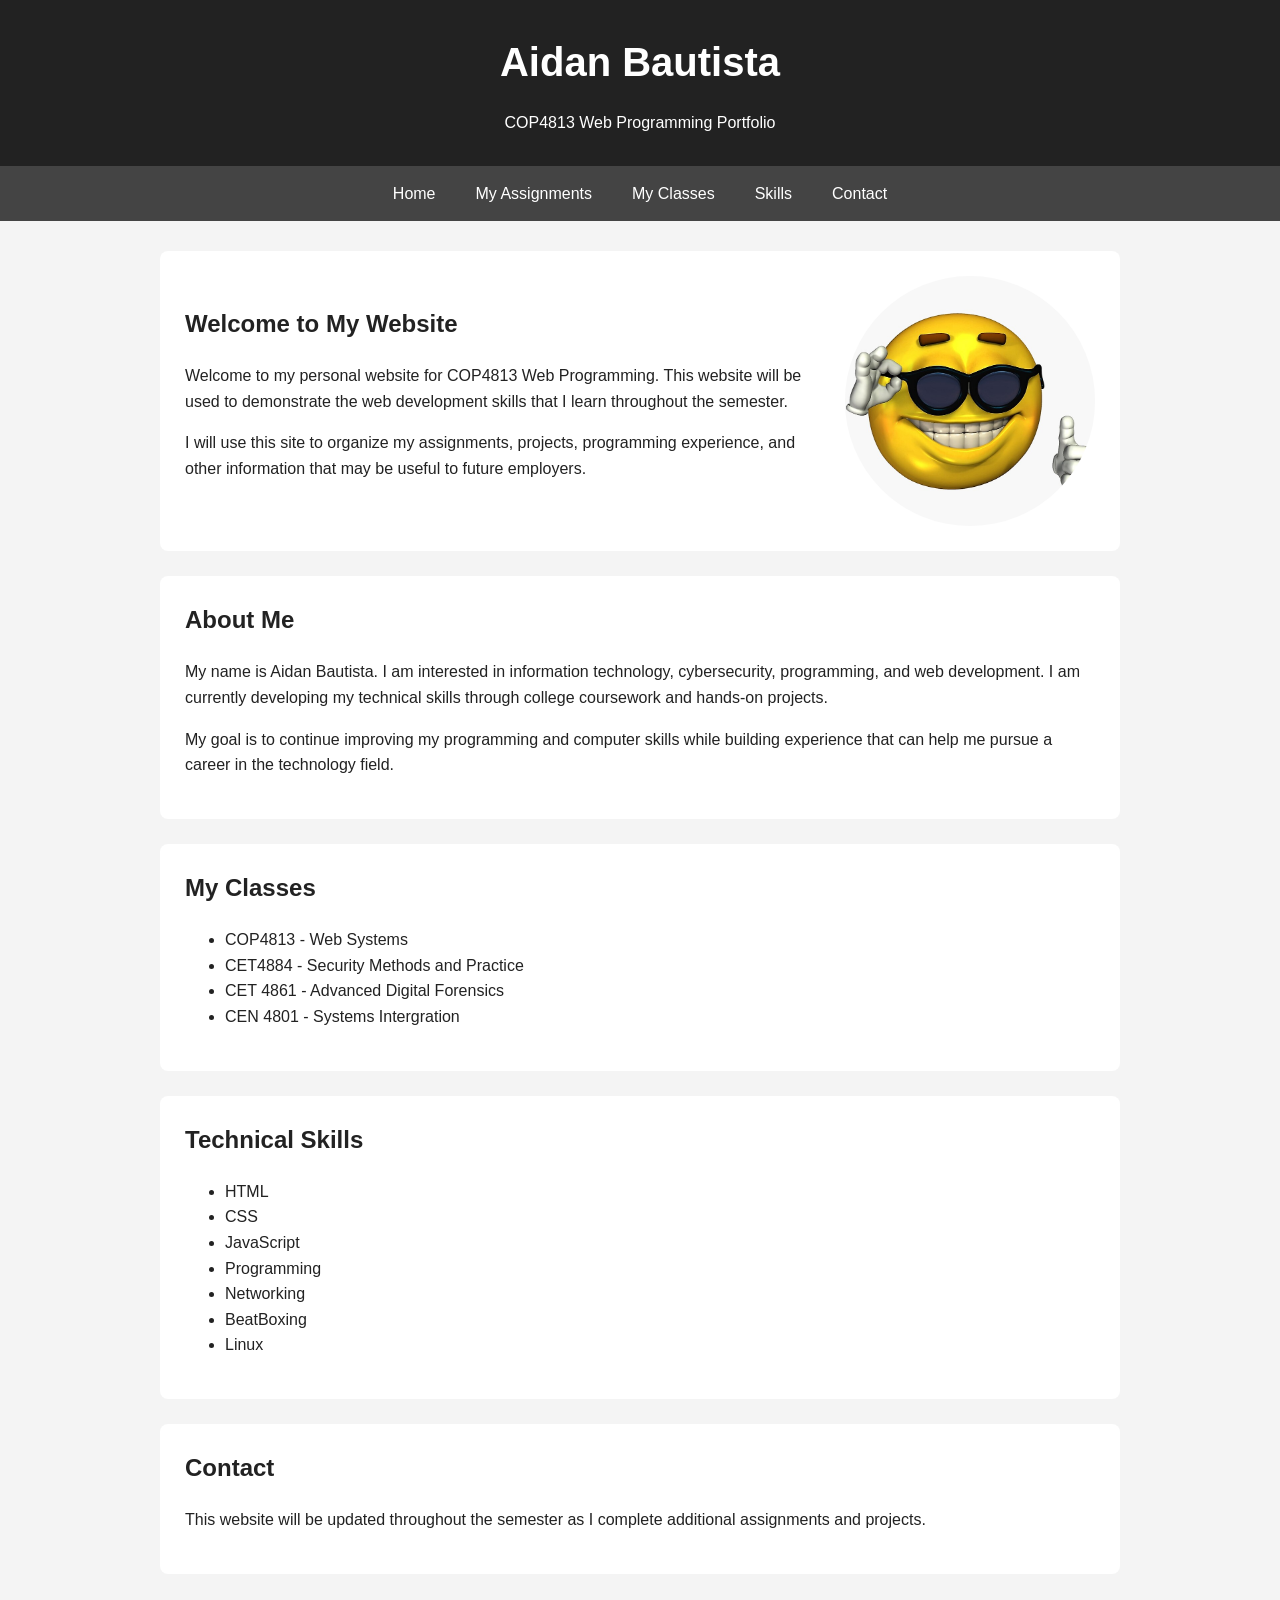
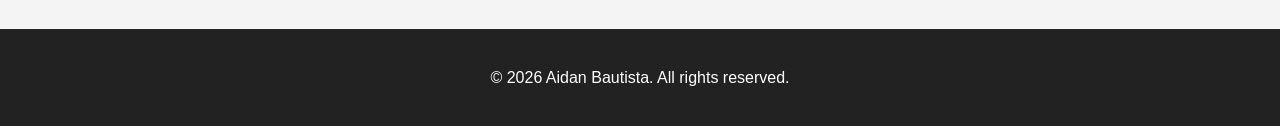
<file: index.html>
<!DOCTYPE html>
<html lang="en">
<head>
    <meta charset="UTF-8">
    <meta name="viewport" content="width=device-width, initial-scale=1.0">
    
    <meta name="description" content="Personal portfolio website for COP4813 web programming.">
    <meta name="author" content="Aidan Bautista">
    <meta name="keywords" content="COP4813, web programming, HTML, CSS, portfolio, Aidan Bautista">

    <title>Aidan Bautista | COP4813 Portfolio</title>

    <link rel="stylesheet" href="style.css">
</head>

<body>

    <header>
        <h1>Aidan Bautista</h1>
        <p>COP4813 Web Programming Portfolio</p>
    </header>

    <nav aria-label="Main navigation">
        <ul>
            <li><a href="index.html">Home</a></li>
            <li><a href="assignments.html">My Assignments</a></li>
            <li><a href="#classes">My Classes</a></li>
            <li><a href="#skills">Skills</a></li>
            <li><a href="#contact">Contact</a></li>
        </ul>
    </nav>

    <main>

        <section class="hero">
            <div>
                <h2>Welcome to My Website</h2>

                <p>
                    Welcome to my personal website for COP4813 Web Programming.
                    This website will be used to demonstrate the web development
                    skills that I learn throughout the semester.
                </p>

                <p>
                    I will use this site to organize my assignments, projects,
                    programming experience, and other information that may be
                    useful to future employers.
                </p>
            </div>

            <img src="images/profile.jpg"
                 alt="Professional image representing Aidan Bautista">
        </section>

        <section id="about">
            <h2>About Me</h2>

            <p>
                My name is Aidan Bautista. I am interested in information
                technology, cybersecurity, programming, and web development.
                I am currently developing my technical skills through college
                coursework and hands-on projects.
            </p>

            <p>
                My goal is to continue improving my programming and computer
                skills while building experience that can help me pursue a
                career in the technology field.
            </p>
        </section>

        <section id="classes">
            <h2>My Classes</h2>

            <ul>
                <li>COP4813 - Web Systems</li>
                <li>CET4884 - Security Methods and Practice</li>
                <li>CET 4861 - Advanced Digital Forensics</li>
                <li>CEN 4801 - Systems Intergration</li>
            </ul>
        </section>

        <section id="skills">
            <h2>Technical Skills</h2>

            <ul>
                <li>HTML</li>
                <li>CSS</li>
                <li>JavaScript</li>
                <li>Programming</li>
                <li>Networking</li>
                <li>BeatBoxing</li>
                <li>Linux</li>
            </ul>
        </section>

        <section id="contact">
            <h2>Contact</h2>

            <p>
                This website will be updated throughout the semester as I
                complete additional assignments and projects.
            </p>
        </section>

    </main>

    <footer>
        <p>&copy; 2026 Aidan Bautista. All rights reserved.</p>
    </footer>

</body>
</html>
</file>
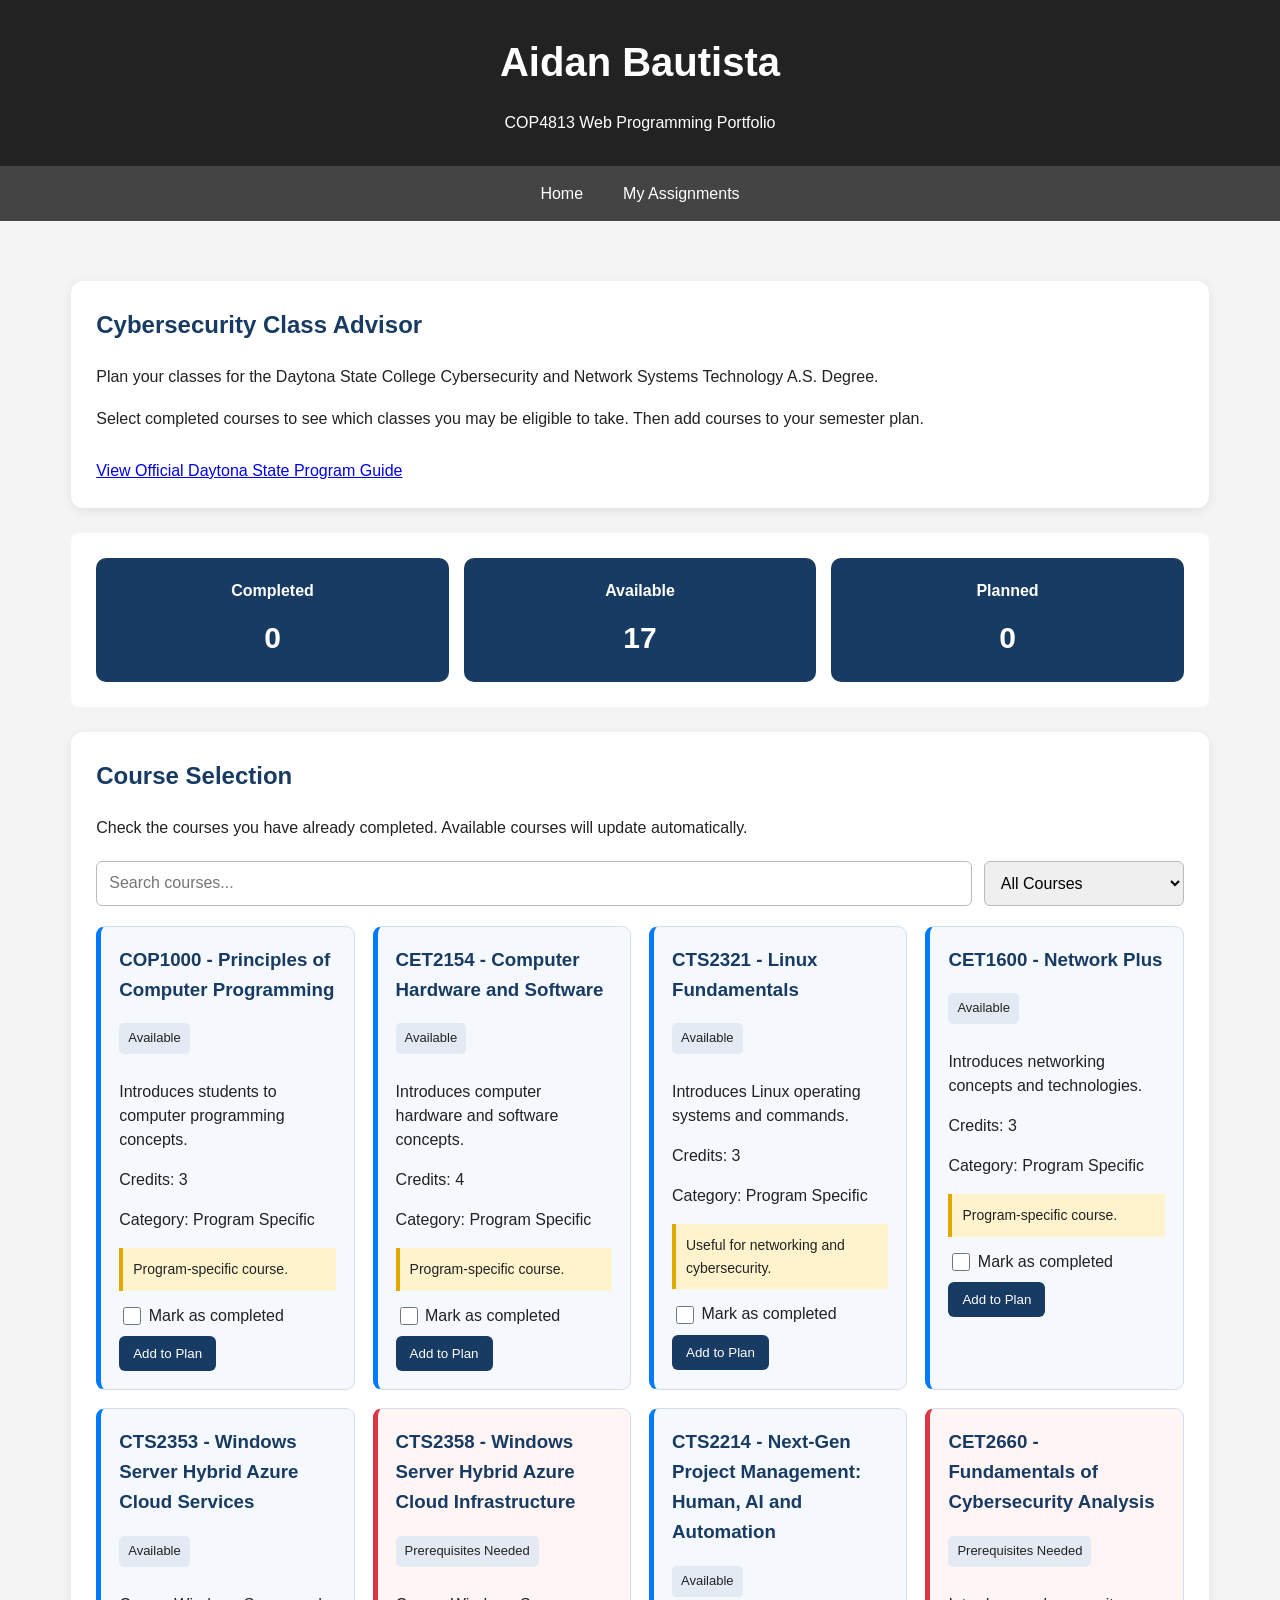
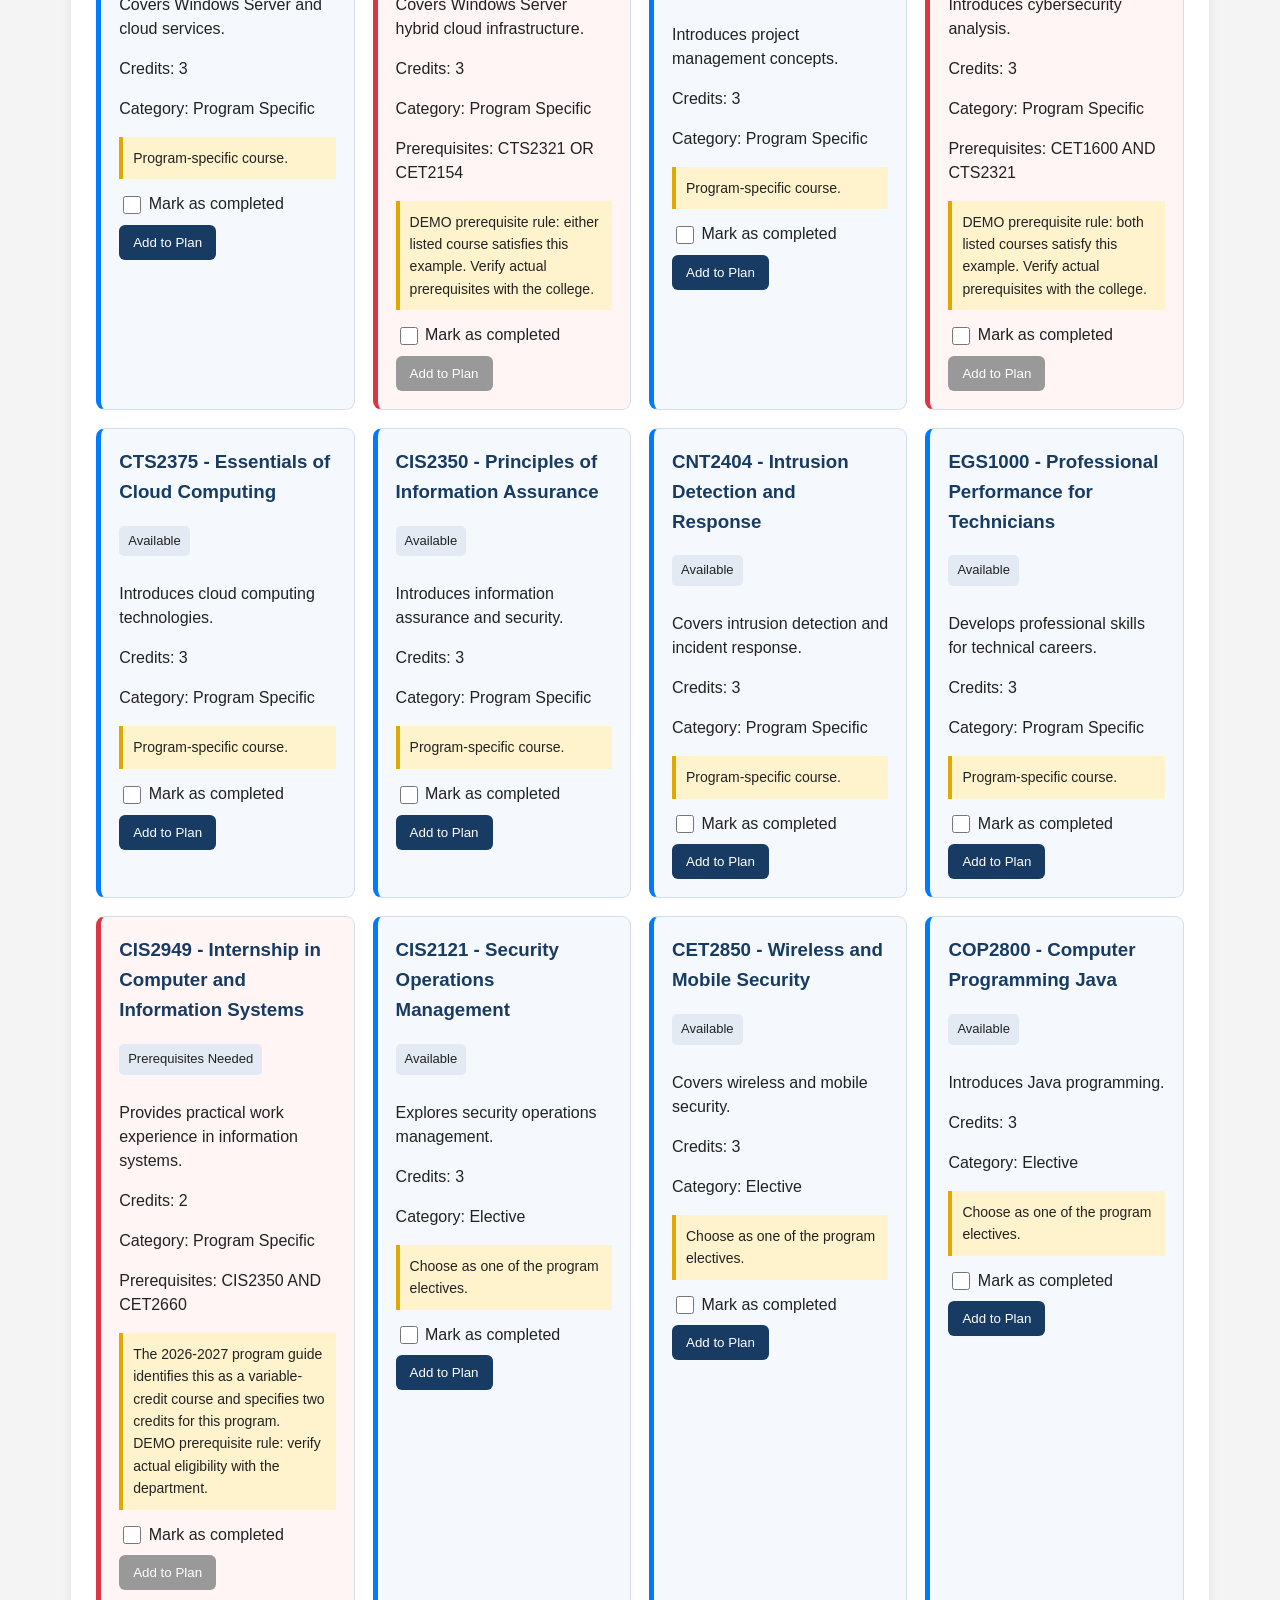
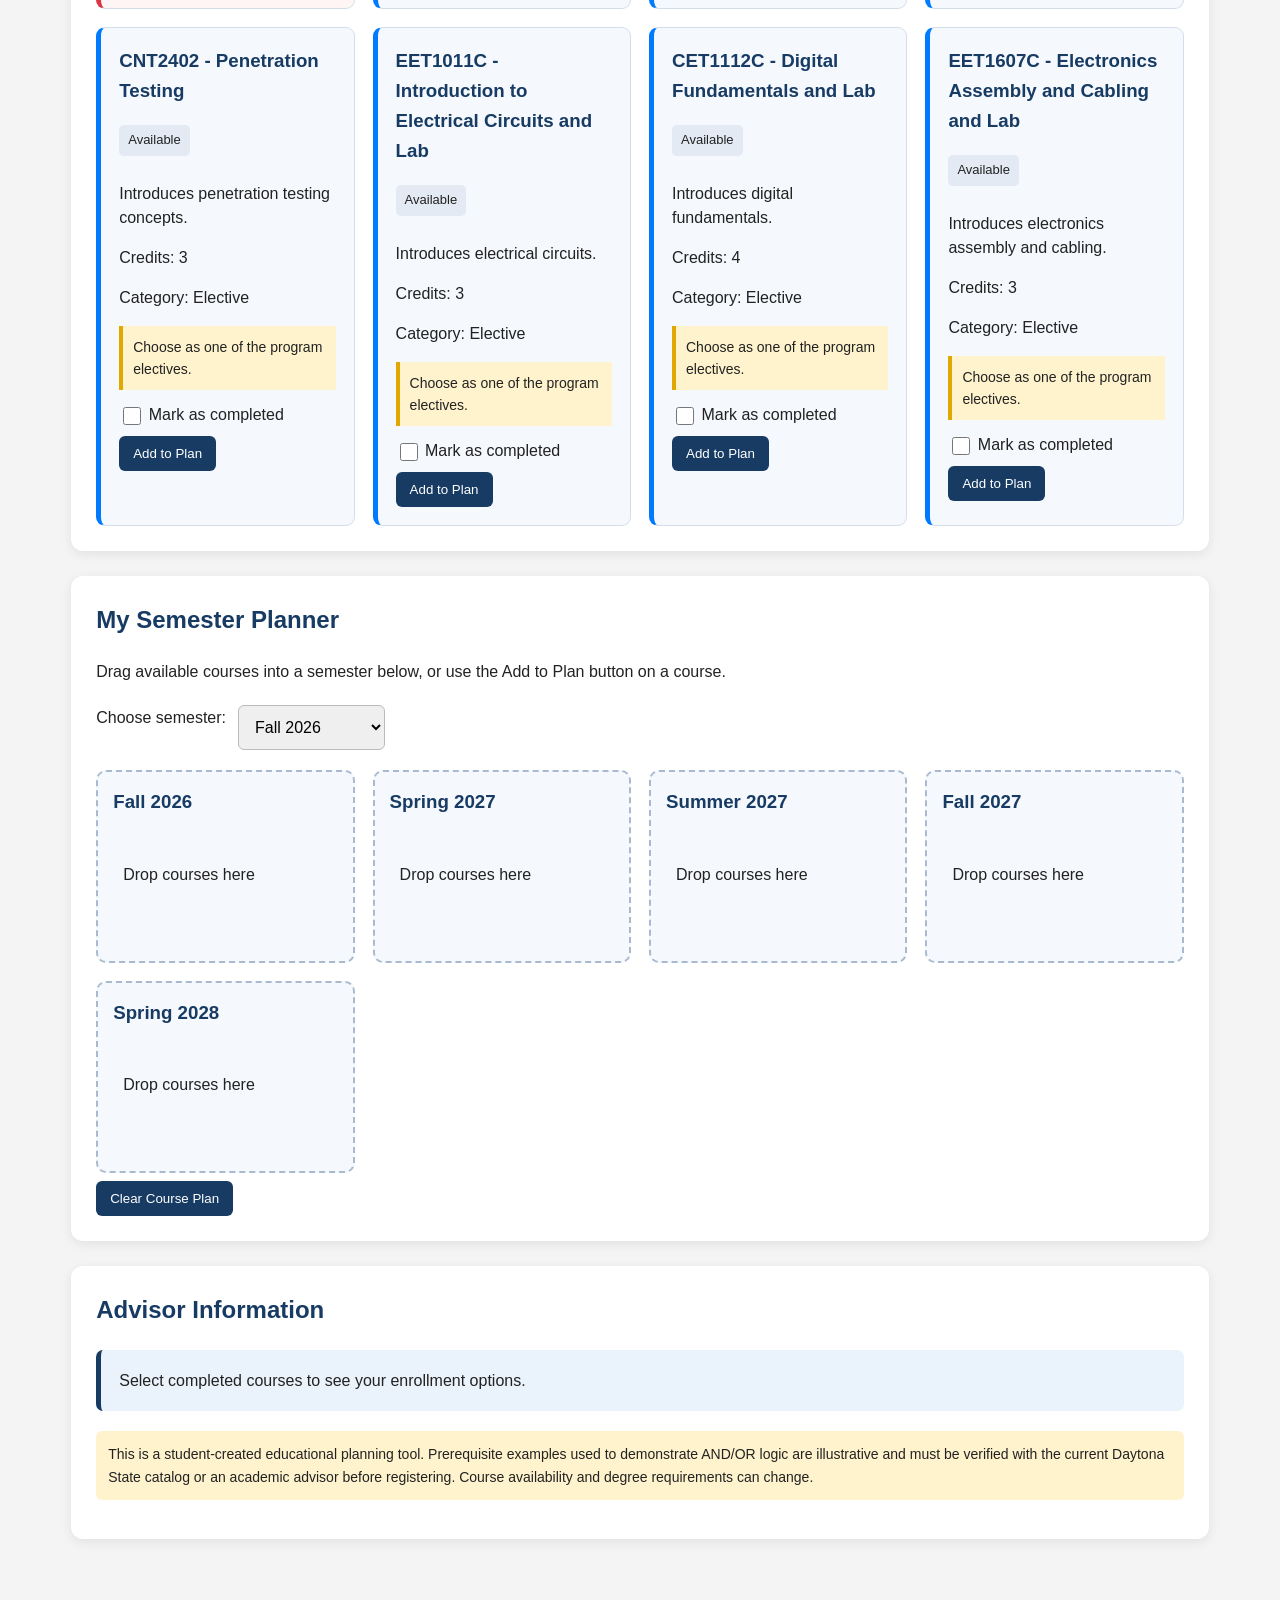
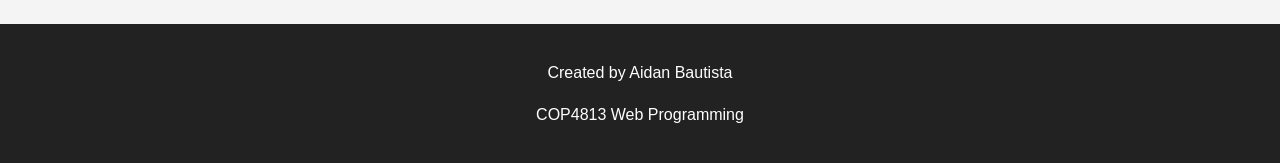
<file: advisor.html>
<!DOCTYPE html>
<html lang="en">

<head>
    <meta charset="UTF-8">
    <meta name="viewport" content="width=device-width, initial-scale=1.0">
    <meta name="author" content="Aidan Bautista">
    <meta name="description" content="Interactive Daytona State College Cybersecurity Class Advisor">
    <title>Cybersecurity Class Advisor | Aidan Bautista</title>

    <link rel="stylesheet" href="style.css">
    <link rel="stylesheet" href="advisor.css">

    <script src="advisor.js" defer></script>
</head>

<body>

<header>
    <h1>Aidan Bautista</h1>
    <p>COP4813 Web Programming Portfolio</p>
</header>

<nav aria-label="Main navigation">
    <ul>
        <li><a href="index.html">Home</a></li>
        <li><a href="assignments.html">My Assignments</a></li>
    </ul>
</nav>

<main class="advisor-container">

    <section class="advisor-heading">
        <h2>Cybersecurity Class Advisor</h2>
        <p>
            Plan your classes for the Daytona State College
            Cybersecurity and Network Systems Technology A.S. Degree.
        </p>
        <p>
            Select completed courses to see which classes you
            may be eligible to take. Then add courses to your
            semester plan.
        </p>

        <a href="https://daytonastate.smartcatalogiq.com/en/2026-2027/college-catalog/program-guides/a-s-degree/cybersecurity-and-network-systems-technology-a-s-degree"
           target="_blank" rel="noopener">
            View Official Daytona State Program Guide
        </a>
    </section>

    <section class="advisor-summary">
        <div class="summary-card">
            <h3>Completed</h3>
            <p id="completedCount">0</p>
        </div>

        <div class="summary-card">
            <h3>Available</h3>
            <p id="availableCount">0</p>
        </div>

        <div class="summary-card">
            <h3>Planned</h3>
            <p id="plannedCount">0</p>
        </div>
    </section>

    <section class="advisor-section">
        <h2>Course Selection</h2>

        <p>
            Check the courses you have already completed.
            Available courses will update automatically.
        </p>

        <div class="advisor-controls">
            <input
                type="search"
                id="courseSearch"
                placeholder="Search courses..."
                aria-label="Search courses">

            <select id="courseFilter" aria-label="Filter courses">
                <option value="all">All Courses</option>
                <option value="completed">Completed</option>
                <option value="available">Available</option>
                <option value="locked">Prerequisites Needed</option>
            </select>
        </div>

        <div id="courseList" class="course-grid">
            <p>Loading courses...</p>
        </div>
    </section>

    <section class="advisor-section planner-section">

        <h2>My Semester Planner</h2>

        <p>
            Drag available courses into a semester below,
            or use the Add to Plan button on a course.
        </p>

        <div class="planner-controls">
            <label for="semesterSelect">Choose semester:</label>

            <select id="semesterSelect">
                <option value="Fall 2026">Fall 2026</option>
                <option value="Spring 2027">Spring 2027</option>
                <option value="Summer 2027">Summer 2027</option>
                <option value="Fall 2027">Fall 2027</option>
                <option value="Spring 2028">Spring 2028</option>
            </select>
        </div>

        <div id="semesterList" class="semester-list">

            <div class="semester-box" data-semester="Fall 2026">
                <h3>Fall 2026</h3>
                <div class="drop-zone">
                    <p>Drop courses here</p>
                </div>
            </div>

            <div class="semester-box" data-semester="Spring 2027">
                <h3>Spring 2027</h3>
                <div class="drop-zone">
                    <p>Drop courses here</p>
                </div>
            </div>

            <div class="semester-box" data-semester="Summer 2027">
                <h3>Summer 2027</h3>
                <div class="drop-zone">
                    <p>Drop courses here</p>
                </div>
            </div>

            <div class="semester-box" data-semester="Fall 2027">
                <h3>Fall 2027</h3>
                <div class="drop-zone">
                    <p>Drop courses here</p>
                </div>
            </div>

            <div class="semester-box" data-semester="Spring 2028">
                <h3>Spring 2028</h3>
                <div class="drop-zone">
                    <p>Drop courses here</p>
                </div>
            </div>

        </div>

        <div class="planner-actions">
            <button id="clearPlan">Clear Course Plan</button>
        </div>

    </section>

    <section class="advisor-section">
        <h2>Advisor Information</h2>

        <div id="advisorMessage">
            Select completed courses to see your enrollment options.
        </div>

        <p class="disclaimer">
            This is a student-created educational planning tool.
            Prerequisite examples used to demonstrate AND/OR logic
            are illustrative and must be verified with the current
            Daytona State catalog or an academic advisor before
            registering. Course availability and degree requirements
            can change.
        </p>
    </section>

</main>

<footer>
    <p>Created by Aidan Bautista</p>
    <p>COP4813 Web Programming</p>
</footer>

</body>
</html>
</file>
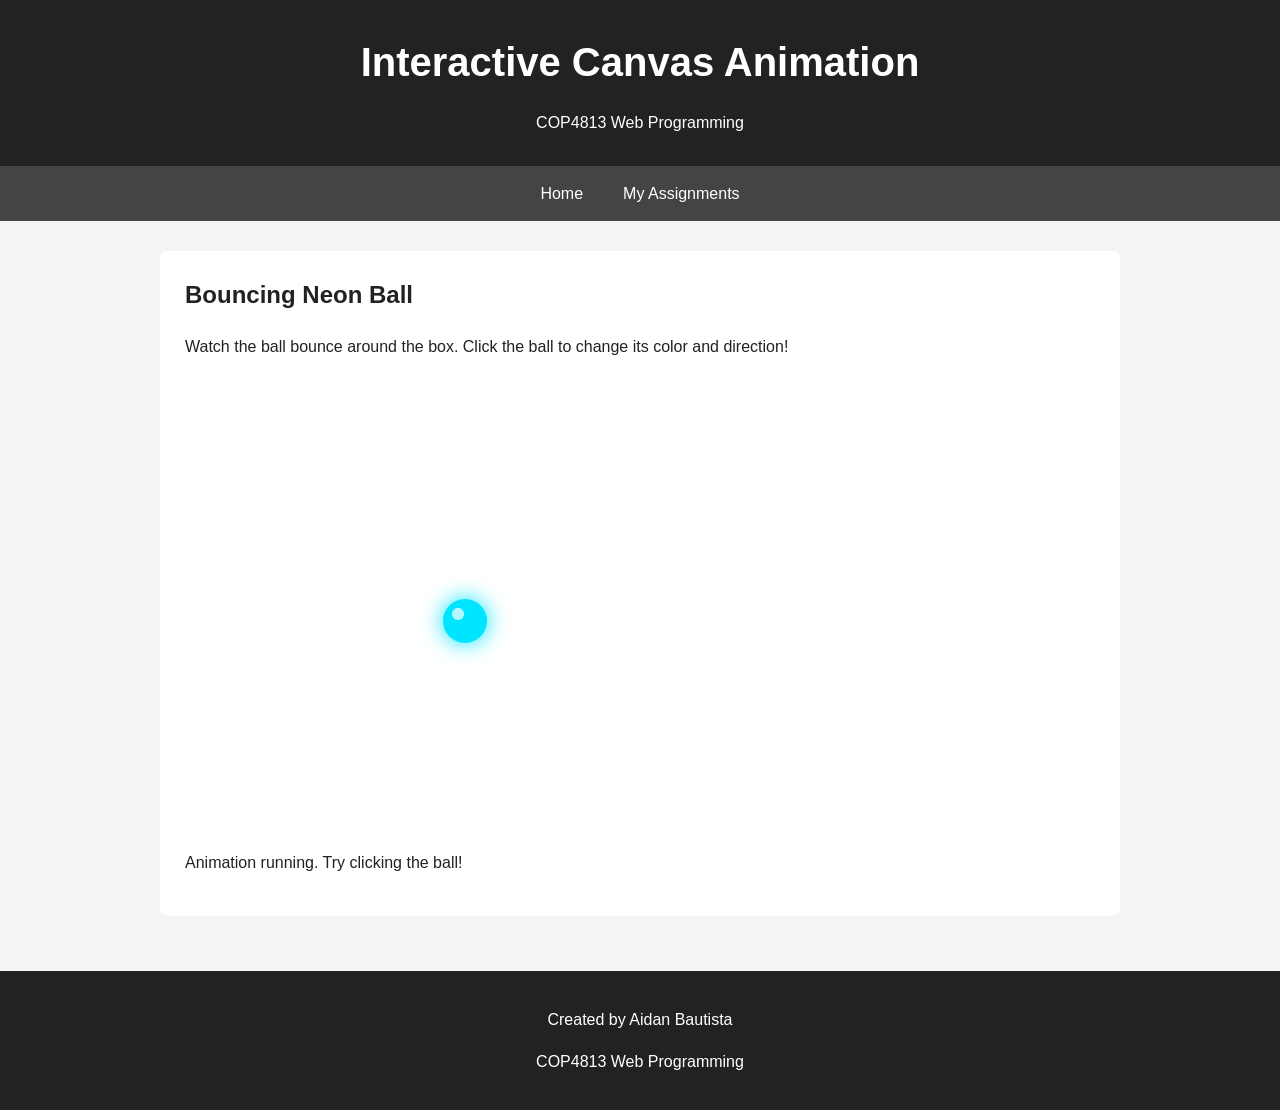
<file: animation.html>
<!DOCTYPE html>
<html lang="en">
<head>
    <meta charset="UTF-8">
    <meta name="viewport" content="width=device-width, initial-scale=1.0">
    <meta name="author" content="Aidan Bautista">
    <title>Interactive Canvas Animation | COP4813</title>

    <link rel="stylesheet" href="style.css">
    <script src="animation.js" defer></script>
</head>

<body>
    <header>
        <h1>Interactive Canvas Animation</h1>
        <p>COP4813 Web Programming</p>
    </header>

    <nav aria-label="Main navigation">
        <ul>
            <li><a href="index.html">Home</a></li>
            <li><a href="assignments.html">My Assignments</a></li>
        </ul>
    </nav>

    <main>
        <section class="animation-container">
            <h2>Bouncing Neon Ball</h2>
            <p>Watch the ball bounce around the box. Click the ball to change its color and direction!</p>

            <canvas id="animationCanvas" width="800" height="450">
                Your browser does not support HTML5 Canvas.
            </canvas>

            <p id="animationMessage" role="status" aria-live="polite">
                Animation running. Try clicking the ball!
            </p>
        </section>
    </main>

    <footer>
        <p>Created by Aidan Bautista</p>
        <p>COP4813 Web Programming</p>
    </footer>
</body>
</html>
</file>
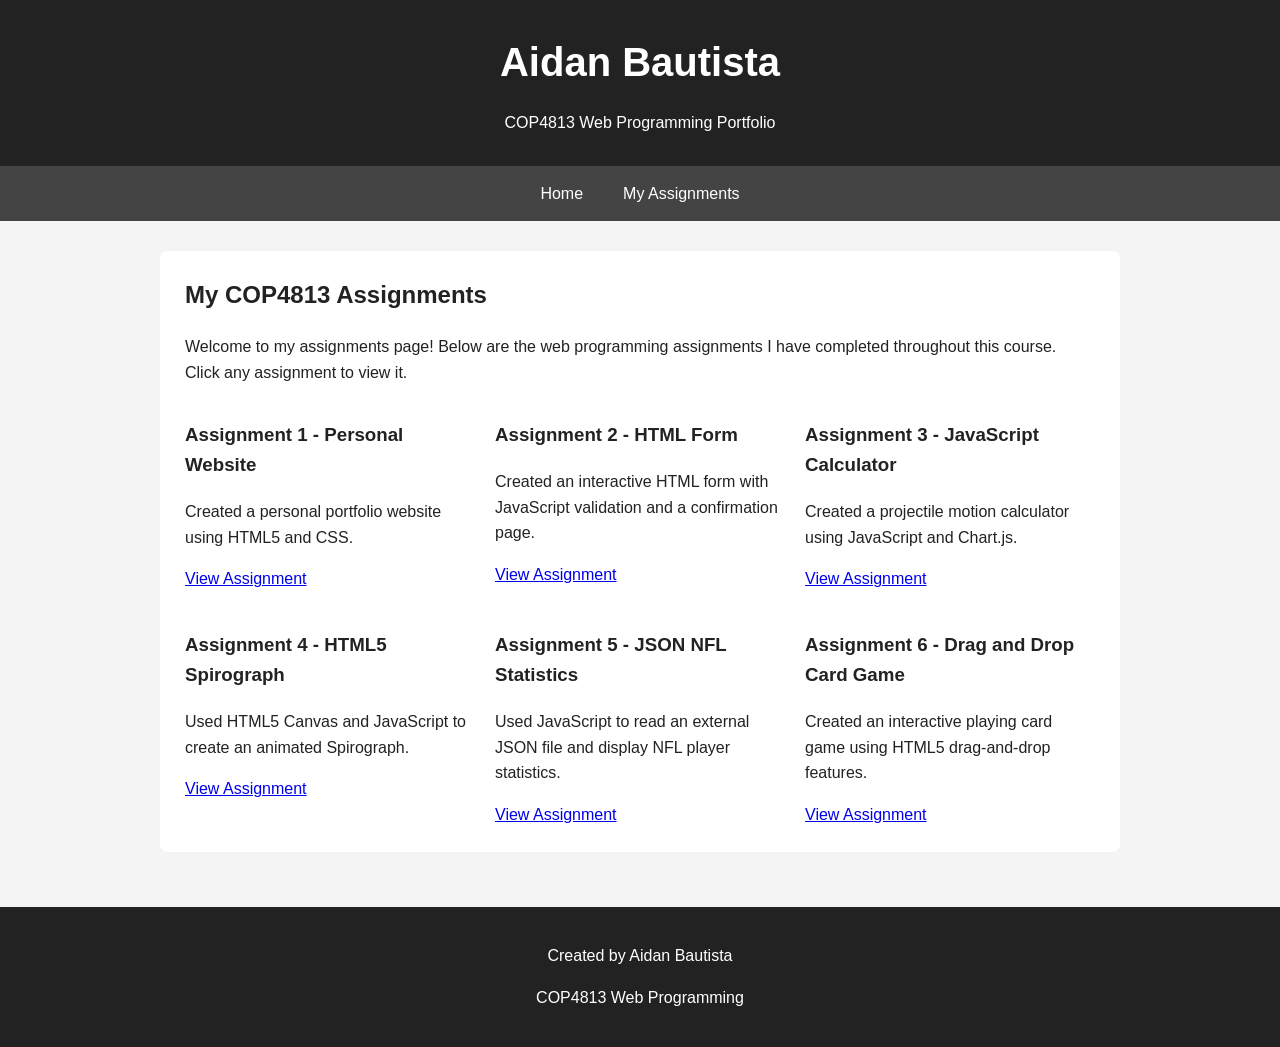
<file: assignment.html>
<!DOCTYPE html>
<html lang="en">

<head>
    <meta charset="UTF-8">
    <meta name="viewport" content="width=device-width, initial-scale=1.0">

    <meta name="author" content="Aidan Bautista">

    <title>My Assignments | Aidan Bautista</title>

    <link rel="stylesheet" href="style.css">
</head>

<body>

<header>
    <h1>Aidan Bautista</h1>
    <p>COP4813 Web Programming Portfolio</p>
</header>

<nav aria-label="Main navigation">
    <ul>
        <li><a href="index.html">Home</a></li>
        <li>
            <a href="assignments.html" aria-current="page">
                My Assignments
            </a>
        </li>
    </ul>
</nav>

<main>

    <section class="assignments-container">

        <h2>My COP4813 Assignments</h2>

        <p>
            Welcome to my assignments page!
            Below are the web programming assignments
            I have completed throughout this course.
            Click any assignment to view it.
        </p>

        <div class="assignment-list">

            <div class="assignment-card">
                <h3>Assignment 1 - Personal Website</h3>
                <p>
                    Created a personal portfolio website using
                    HTML5 and CSS.
                </p>
                <a href="index.html">View Assignment</a>
            </div>

            <div class="assignment-card">
                <h3>Assignment 2 - HTML Form</h3>
                <p>
                    Created an interactive HTML form with
                    JavaScript validation and a confirmation page.
                </p>
                <a href="form.html">View Assignment</a>
            </div>

            <div class="assignment-card">
                <h3>Assignment 3 - JavaScript Calculator</h3>
                <p>
                    Created a projectile motion calculator
                    using JavaScript and Chart.js.
                </p>
                <a href="calculator.html">View Assignment</a>
            </div>

            <div class="assignment-card">
                <h3>Assignment 4 - HTML5 Spirograph</h3>
                <p>
                    Used HTML5 Canvas and JavaScript to
                    create an animated Spirograph.
                </p>
                <a href="spirograph.html">View Assignment</a>
            </div>

            <div class="assignment-card">
                <h3>Assignment 5 - JSON NFL Statistics</h3>
                <p>
                    Used JavaScript to read an external JSON
                    file and display NFL player statistics.
                </p>
                <a href="nfl-stats.html">View Assignment</a>
            </div>

            <div class="assignment-card">
                <h3>Assignment 6 - Drag and Drop Card Game</h3>
                <p>
                    Created an interactive playing card game
                    using HTML5 drag-and-drop features.
                </p>
                <a href="dragdrop.html">View Assignment</a>
            </div>

        </div>

    </section>

</main>

<footer>
    <p>Created by Aidan Bautista</p>
    <p>COP4813 Web Programming</p>
</footer>

</body>
</html>
</file>
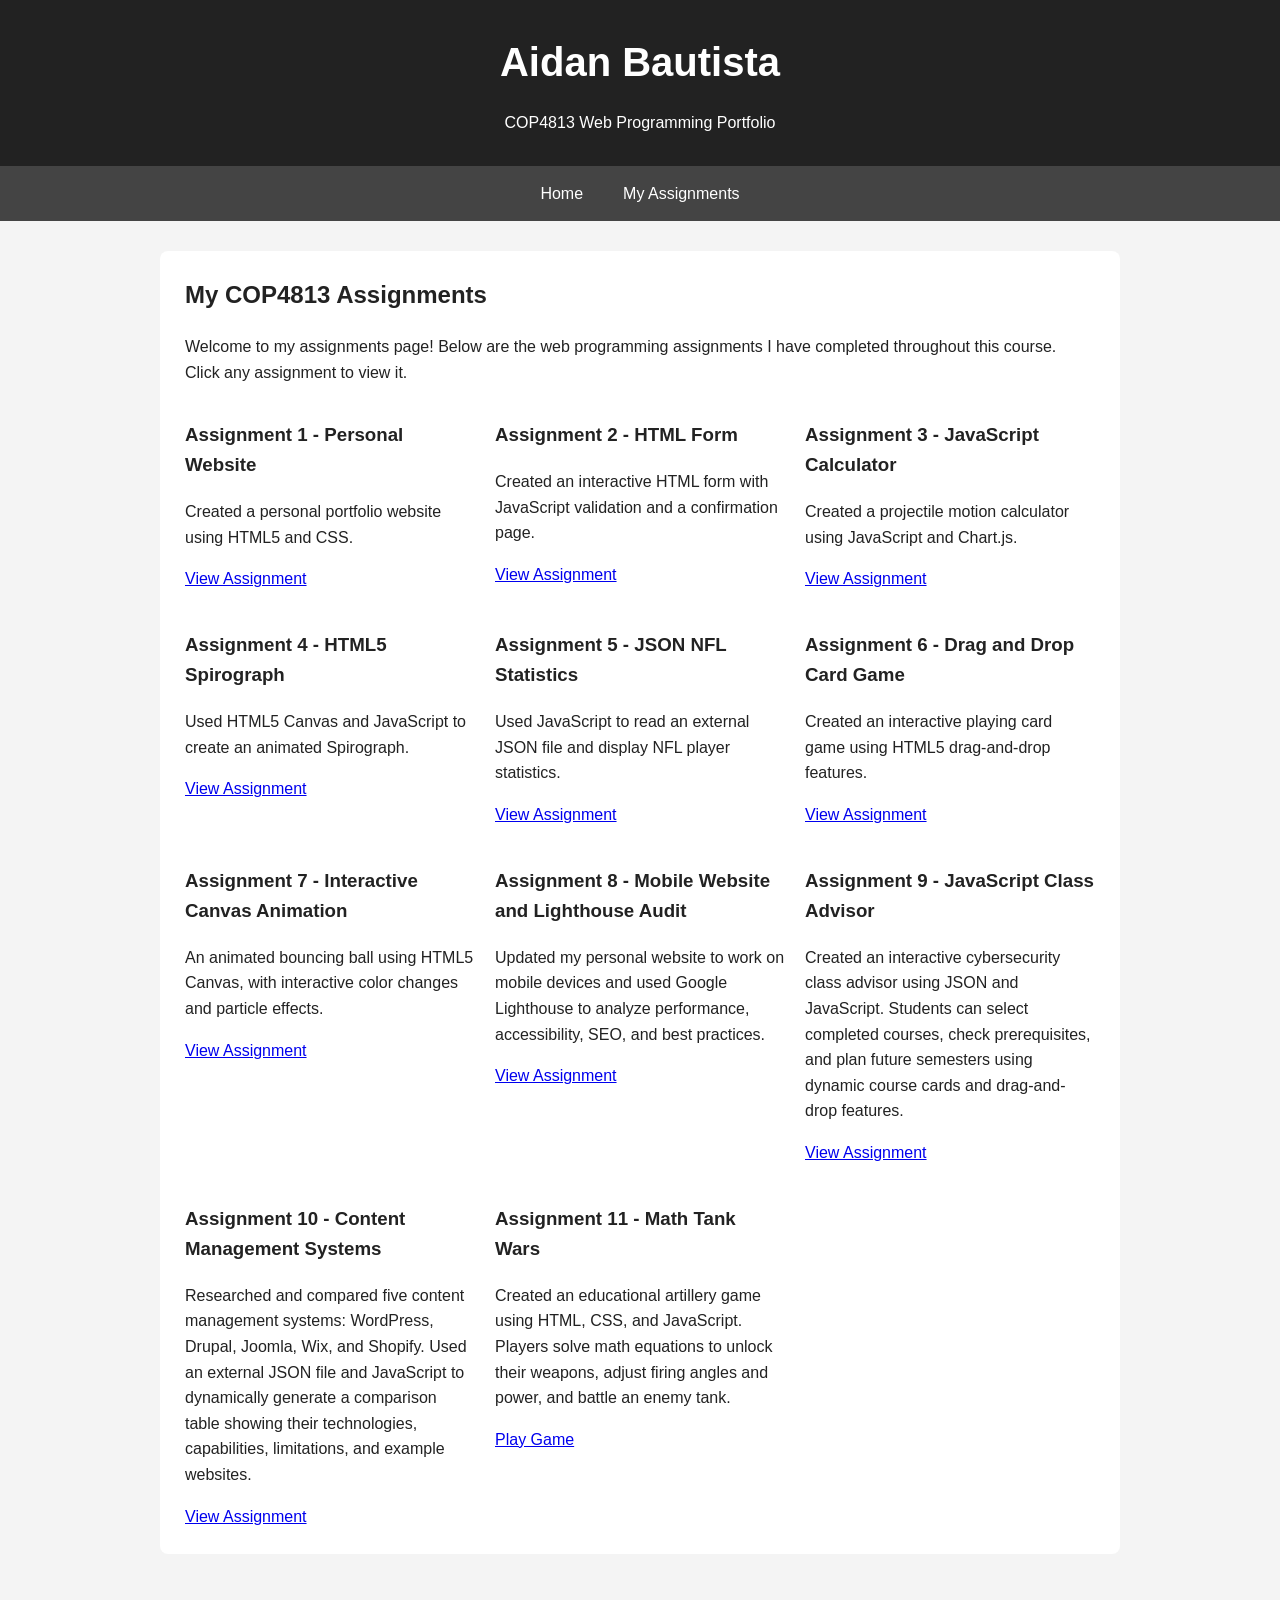
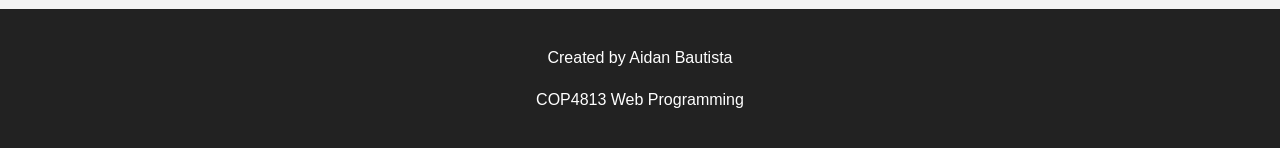
<file: assignments.html>
<!DOCTYPE html>
<html lang="en">

<head>
    <meta charset="UTF-8">
    <meta name="viewport" content="width=device-width, initial-scale=1.0">

    <meta name="author" content="Aidan Bautista">

    <title>My Assignments | Aidan Bautista</title>

    <link rel="stylesheet" href="style.css">
</head>

<body>

<header>
    <h1>Aidan Bautista</h1>
    <p>COP4813 Web Programming Portfolio</p>
</header>

<nav aria-label="Main navigation">
    <ul>
        <li><a href="index.html">Home</a></li>
        <li>
            <a href="assignments.html" aria-current="page">
                My Assignments
            </a>
        </li>
    </ul>
</nav>

<main>

    <section class="assignments-container">

        <h2>My COP4813 Assignments</h2>

        <p>
            Welcome to my assignments page!
            Below are the web programming assignments
            I have completed throughout this course.
            Click any assignment to view it.
        </p>

        <div class="assignment-list">

            <div class="assignment-card">
                <h3>Assignment 1 - Personal Website</h3>
                <p>
                    Created a personal portfolio website using
                    HTML5 and CSS.
                </p>
                <a href="index.html">View Assignment</a>
            </div>

            <div class="assignment-card">
                <h3>Assignment 2 - HTML Form</h3>
                <p>
                    Created an interactive HTML form with
                    JavaScript validation and a confirmation page.
                </p>
                <a href="form.html">View Assignment</a>
            </div>

            <div class="assignment-card">
                <h3>Assignment 3 - JavaScript Calculator</h3>
                <p>
                    Created a projectile motion calculator
                    using JavaScript and Chart.js.
                </p>
                <a href="calculator.html">View Assignment</a>
            </div>

            <div class="assignment-card">
                <h3>Assignment 4 - HTML5 Spirograph</h3>
                <p>
                    Used HTML5 Canvas and JavaScript to
                    create an animated Spirograph.
                </p>
                <a href="spirograph.html">View Assignment</a>
            </div>

            <div class="assignment-card">
                <h3>Assignment 5 - JSON NFL Statistics</h3>
                <p>
                    Used JavaScript to read an external JSON
                    file and display NFL player statistics.
                </p>
                <a href="nfl-stats.html">View Assignment</a>
            </div>

            <div class="assignment-card">
                <h3>Assignment 6 - Drag and Drop Card Game</h3>
                <p>
                    Created an interactive playing card game
                    using HTML5 drag-and-drop features.
                </p>
                <a href="dragdrop.html">View Assignment</a>
            </div>
            
            <div class="assignment-card">
                <h3>Assignment 7 - Interactive Canvas Animation</h3>
                <p>
                    An animated bouncing ball using HTML5 Canvas,
                    with interactive color changes and particle effects.
                </p>
                <a href="animation.html">View Assignment</a>
            </div>
            <div class="assignment-card">
                <h3>Assignment 8 - Mobile Website and Lighthouse Audit</h3>
                <p>
                    Updated my personal website to work on mobile devices
                    and used Google Lighthouse to analyze performance,
                    accessibility, SEO, and best practices.
                </p>
                <a href="mobile-audit.html">View Assignment</a>
            </div>
            <div class="assignment-card">
                <h3>Assignment 9 - JavaScript Class Advisor</h3>
                <p>
                    Created an interactive cybersecurity class advisor
                    using JSON and JavaScript. Students can select completed
                    courses, check prerequisites, and plan future semesters
                    using dynamic course cards and drag-and-drop features.
                </p>
                <a href="advisor.html">View Assignment</a>
            </div>
        
            <div class="assignment-card">
                <h3>Assignment 10 - Content Management Systems</h3>
                <p>
                    Researched and compared five content management systems:
                    WordPress, Drupal, Joomla, Wix, and Shopify. Used an external
                    JSON file and JavaScript to dynamically generate a comparison
                    table showing their technologies, capabilities, limitations,
                    and example websites.
                </p>
                <a href="cms.html">View Assignment</a>
            </div>
        
        <div class="assignment-card">
                <h3>Assignment 11 - Math Tank Wars</h3>
                <p>
                    Created an educational artillery game using HTML,
                    CSS, and JavaScript. Players solve math equations
                    to unlock their weapons, adjust firing angles and
                    power, and battle an enemy tank.
                </p>
                <a href="tank-wars.html">Play Game</a>
            </div>

        </div>

    </section>

</main>

<footer>
    <p>Created by Aidan Bautista</p>
    <p>COP4813 Web Programming</p>
</footer>

</body>
</html>
</file>
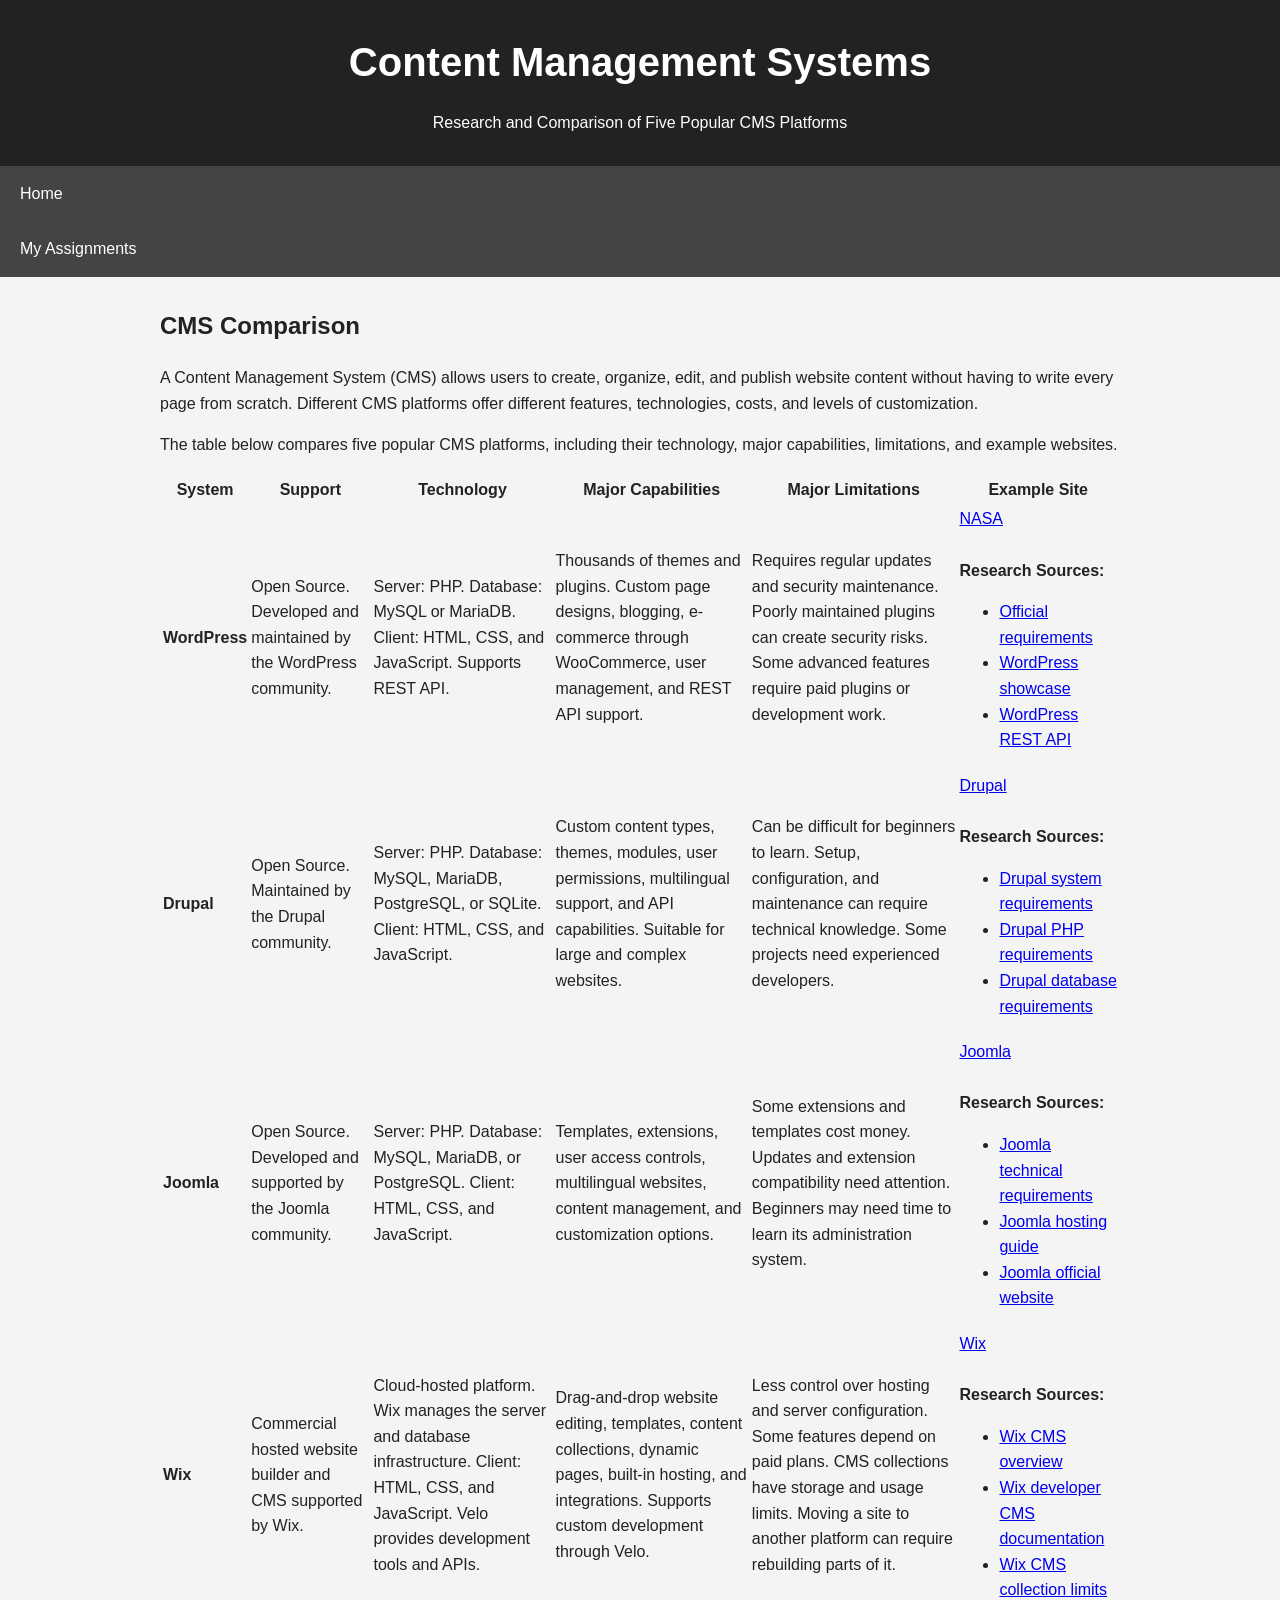
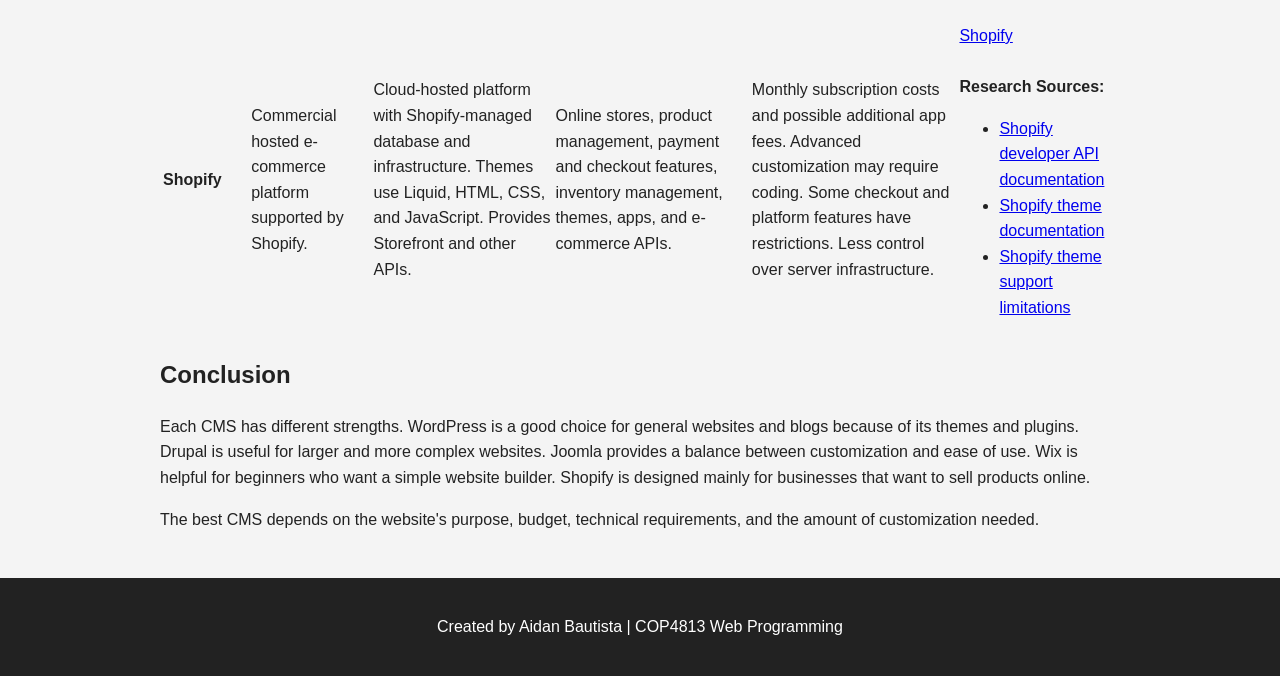
<file: cms.html>
<!DOCTYPE html>
<html lang="en">
<head>
    <meta charset="UTF-8">
    <meta name="viewport" content="width=device-width, initial-scale=1.0">
    <title>Content Management Systems</title>
    <link rel="stylesheet" href="style.css">
    <script src="cms.js" defer></script>
</head>
<body>

    <header>
        <h1>Content Management Systems</h1>
        <p>Research and Comparison of Five Popular CMS Platforms</p>
    </header>

    <nav>
        <a href="index.html">Home</a>
        <a href="assignments.html">My Assignments</a>
    </nav>

    <main>
        <h2>CMS Comparison</h2>

        <p>
            A Content Management System (CMS) allows users to create,
            organize, edit, and publish website content without having
            to write every page from scratch. Different CMS platforms
            offer different features, technologies, costs, and levels
            of customization.
        </p>

        <p>
            The table below compares five popular CMS platforms,
            including their technology, major capabilities,
            limitations, and example websites.
        </p>

        <div class="table-container">
            <table id="cms-table">
                <thead>
                    <tr>
                        <th>System</th>
                        <th>Support</th>
                        <th>Technology</th>
                        <th>Major Capabilities</th>
                        <th>Major Limitations</th>
                        <th>Example Site</th>
                    </tr>
                </thead>
                <tbody id="cms-table-body">
                    <tr>
                        <td colspan="6">Loading CMS information...</td>
                    </tr>
                </tbody>
            </table>
        </div>

        <p id="error-message"></p>

        <h2>Conclusion</h2>

        <p>
            Each CMS has different strengths. WordPress is a good choice
            for general websites and blogs because of its themes and
            plugins. Drupal is useful for larger and more complex
            websites. Joomla provides a balance between customization
            and ease of use. Wix is helpful for beginners who want a
            simple website builder. Shopify is designed mainly for
            businesses that want to sell products online.
        </p>

        <p>
            The best CMS depends on the website's purpose, budget,
            technical requirements, and the amount of customization
            needed.
        </p>
    </main>

    <footer>
        <p>Created by Aidan Bautista | COP4813 Web Programming</p>
    </footer>

</body>
</html>
</file>
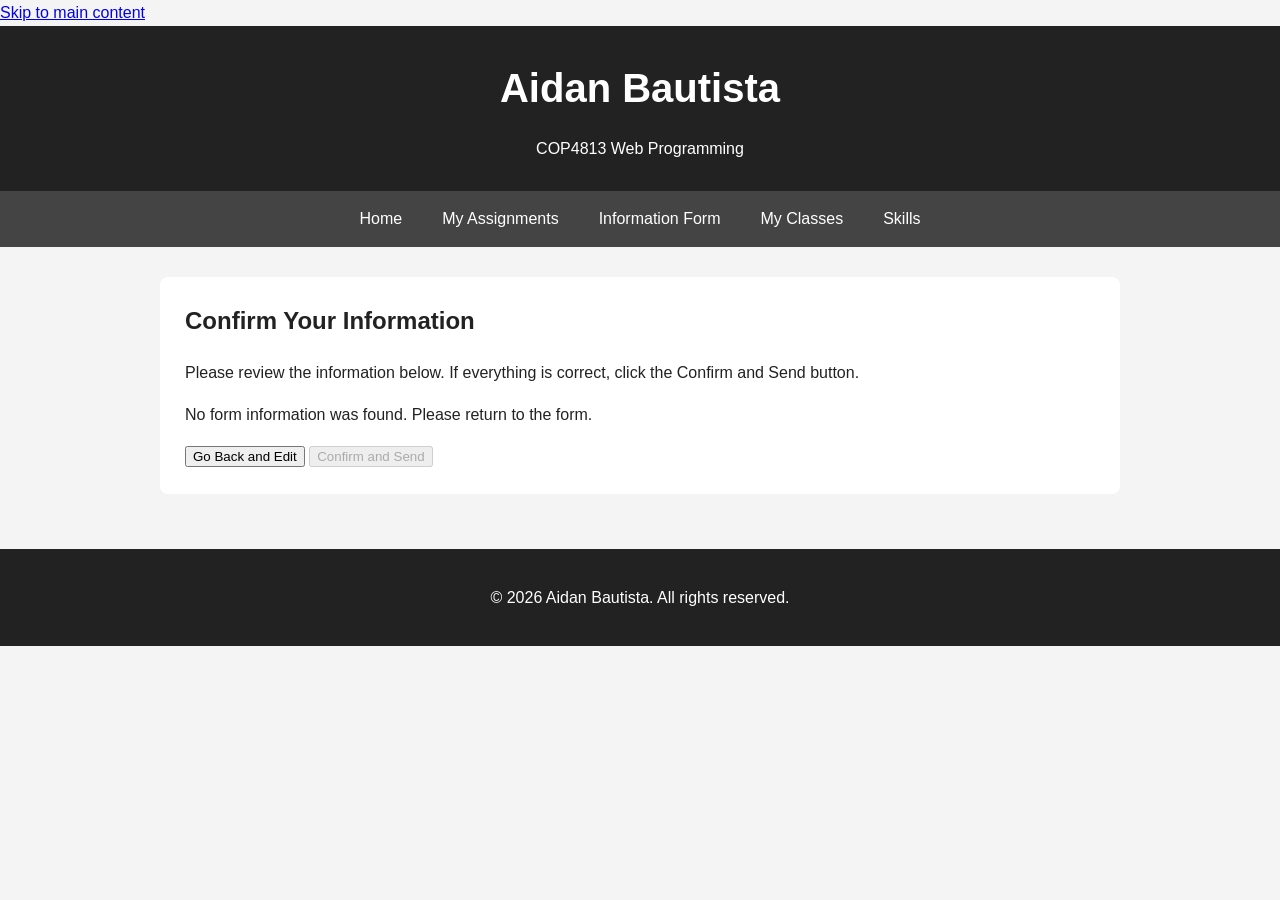
<file: confirmation.html>
<!DOCTYPE html>
<html lang="en">
<head>
    <meta charset="UTF-8">
    <meta name="viewport" content="width=device-width, initial-scale=1.0">

    <meta name="description"
          content="Confirmation page for the COP4813 information form.">
    <meta name="author" content="Aidan Bautista">
    <meta name="keywords"
          content="COP4813, confirmation, web programming, form">

    <title>COP4813 | Confirm Information</title>

    <link rel="stylesheet" href="style.css">
    <script src="confirmation.js" defer></script>
</head>

<body>

    <a class="skip-link" href="#main-content">
        Skip to main content
    </a>

    <header>
        <h1>Aidan Bautista</h1>
        <p>COP4813 Web Programming</p>
    </header>

    <nav aria-label="Main navigation">
        <ul>
            <li>
                <a href="index.html">Home</a>
            </li>
            <li>
                <a href="assignments.html">My Assignments</a>
            </li>
            <li>
                <a href="form.html">Information Form</a>
            </li>
            <li>
                <a href="index.html#classes">My Classes</a>
            </li>
            <li>
                <a href="index.html#skills">Skills</a>
            </li>
        </ul>
    </nav>

    <main id="main-content">

        <section>

            <h2>Confirm Your Information</h2>

            <p>
                Please review the information below. If everything is
                correct, click the Confirm and Send button.
            </p>

            <div id="confirmation-details"></div>

            <div class="confirmation-buttons">

                <button
                    type="button"
                    id="edit-button"
                    class="button">
                    Go Back and Edit
                </button>

                <button
                    type="button"
                    id="confirm-button"
                    class="button">
                    Confirm and Send
                </button>

            </div>

        </section>

    </main>

    <footer>
        <p>
            &copy; 2026 Aidan Bautista. All rights reserved.
        </p>
    </footer>

</body>
</html>
</file>
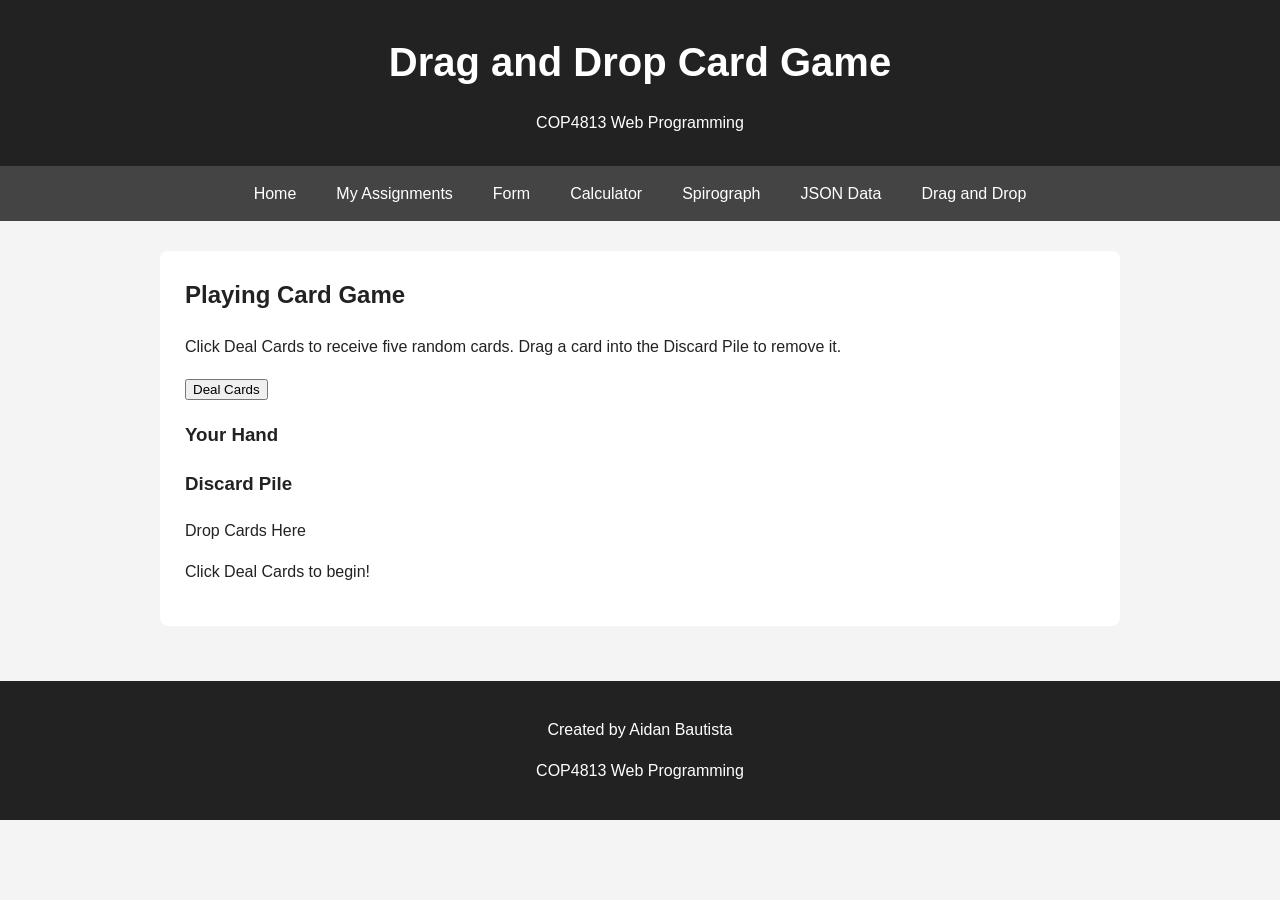
<file: dragdrop.html>
<!DOCTYPE html>
<html lang="en">
<head>
    <meta charset="UTF-8">
    <meta name="viewport" content="width=device-width, initial-scale=1.0">
    <meta name="author" content="Aidan Bautista">

    <title>Drag and Drop Card Game | COP4813</title>

    <link rel="stylesheet" href="style.css">
    <script src="dragdrop.js" defer></script>
</head>

<body>

<header>
    <h1>Drag and Drop Card Game</h1>
    <p>COP4813 Web Programming</p>
</header>

<nav aria-label="Main navigation">
    <ul>
        <li><a href="index.html">Home</a></li>
        <li><a href="assignments.html">My Assignments</a></li>
        <li><a href="form.html">Form</a></li>
        <li><a href="calculator.html">Calculator</a></li>
        <li><a href="spirograph.html">Spirograph</a></li>
        <li><a href="nfl-stats.html">JSON Data</a></li>
        <li><a href="dragdrop.html" aria-current="page">Drag and Drop</a></li>
    </ul>
</nav>

<main>
    <section class="card-game">

        <h2>Playing Card Game</h2>

        <p>
            Click Deal Cards to receive five random cards.
            Drag a card into the Discard Pile to remove it.
        </p>

        <button id="dealButton" type="button">
            Deal Cards
        </button>

        <h3>Your Hand</h3>

        <div id="cardHand" class="card-hand"></div>

        <h3>Discard Pile</h3>

        <div id="discardPile" class="discard-pile">
            Drop Cards Here
        </div>

        <p id="gameMessage" role="status" aria-live="polite">
            Click Deal Cards to begin!
        </p>

    </section>
</main>

<footer>
    <p>Created by Aidan Bautista</p>
    <p>COP4813 Web Programming</p>
</footer>

</body>
</html>
</file>
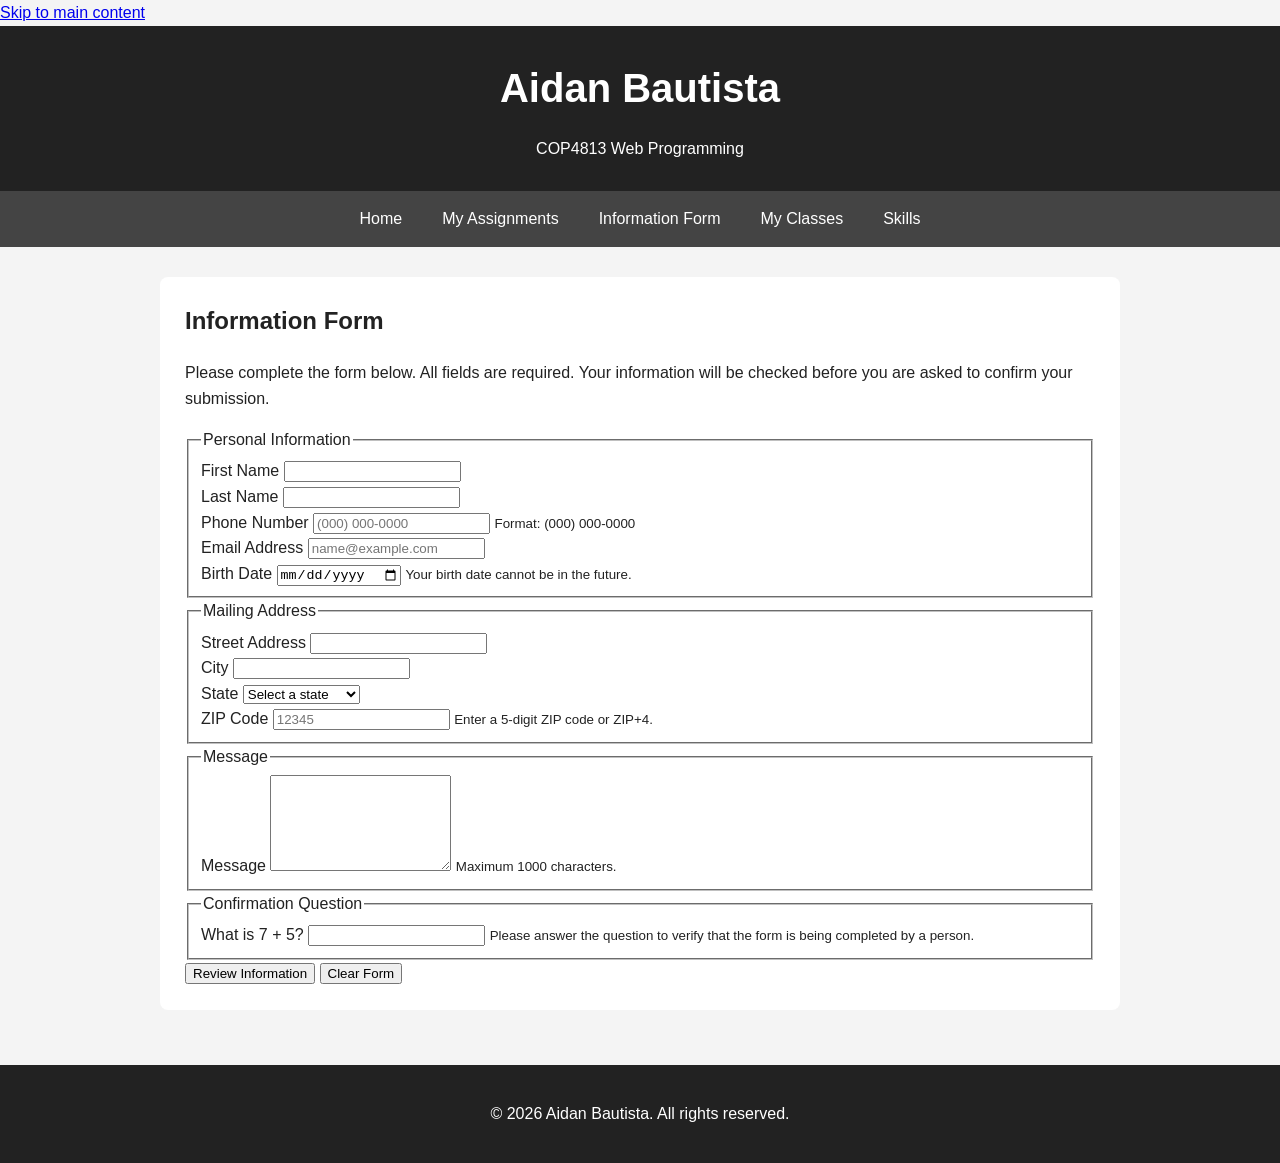
<file: form.html>
<!DOCTYPE html>
<html lang="en">
<head>
    <meta charset="UTF-8">
    <meta name="viewport" content="width=device-width, initial-scale=1.0">

    <meta name="description"
          content="Aidan Bautista's HTML5 and JavaScript information form for COP4813.">
    <meta name="author" content="Aidan Bautista">
    <meta name="keywords"
          content="COP4813, HTML5, JavaScript, form, web programming">

    <title>COP4813 | Information Form</title>

    <link rel="stylesheet" href="style.css">
    <script src="form.js" defer></script>
</head>

<body>

    <a class="skip-link" href="#main-content">
        Skip to main content
    </a>

    <header>
        <h1>Aidan Bautista</h1>
        <p>COP4813 Web Programming</p>
    </header>

    <nav aria-label="Main navigation">
        <ul>
            <li>
                <a href="index.html">Home</a>
            </li>
            <li>
                <a href="assignments.html">My Assignments</a>
            </li>
            <li>
                <a href="form.html" aria-current="page">
                    Information Form
                </a>
            </li>
            <li>
                <a href="index.html#classes">My Classes</a>
            </li>
            <li>
                <a href="index.html#skills">Skills</a>
            </li>
        </ul>
    </nav>

    <main id="main-content">

        <section class="form-section">

            <h2>Information Form</h2>

            <p>
                Please complete the form below. All fields are required.
                Your information will be checked before you are asked to
                confirm your submission.
            </p>

            <form id="information-form" novalidate>

                <fieldset>
                    <legend>Personal Information</legend>

                    <div class="form-group">
                        <label for="first-name">
                            First Name
                        </label>

                        <input
                            type="text"
                            id="first-name"
                            name="first-name"
                            autocomplete="given-name"
                            required>
                    </div>

                    <div class="form-group">
                        <label for="last-name">
                            Last Name
                        </label>

                        <input
                            type="text"
                            id="last-name"
                            name="last-name"
                            autocomplete="family-name"
                            required>
                    </div>

                    <div class="form-group">
                        <label for="phone">
                            Phone Number
                        </label>

                        <input
                            type="tel"
                            id="phone"
                            name="phone"
                            placeholder="(000) 000-0000"
                            maxlength="14"
                            autocomplete="tel"
                            required>

                        <small>Format: (000) 000-0000</small>
                    </div>

                    <div class="form-group">
                        <label for="email">
                            Email Address
                        </label>

                        <input
                            type="email"
                            id="email"
                            name="email"
                            placeholder="name@example.com"
                            autocomplete="email"
                            required>
                    </div>

                    <div class="form-group">
                        <label for="birthdate">
                            Birth Date
                        </label>

                        <input
                            type="date"
                            id="birthdate"
                            name="birthdate"
                            autocomplete="bday"
                            required>

                        <small>
                            Your birth date cannot be in the future.
                        </small>
                    </div>

                </fieldset>

                <fieldset>
                    <legend>Mailing Address</legend>

                    <div class="form-group">
                        <label for="address">
                            Street Address
                        </label>

                        <input
                            type="text"
                            id="address"
                            name="address"
                            autocomplete="street-address"
                            required>
                    </div>

                    <div class="form-group">
                        <label for="city">
                            City
                        </label>

                        <input
                            type="text"
                            id="city"
                            name="city"
                            autocomplete="address-level2"
                            required>
                    </div>

                    <div class="form-group">
                        <label for="state">
                            State
                        </label>

                        <select
                            id="state"
                            name="state"
                            autocomplete="address-level1"
                            required>

                            <option value="">
                                Select a state
                            </option>

                            <option value="AL">Alabama</option>
                            <option value="AK">Alaska</option>
                            <option value="AZ">Arizona</option>
                            <option value="AR">Arkansas</option>
                            <option value="CA">California</option>
                            <option value="CO">Colorado</option>
                            <option value="CT">Connecticut</option>
                            <option value="DE">Delaware</option>
                            <option value="FL">Florida</option>
                            <option value="GA">Georgia</option>
                            <option value="HI">Hawaii</option>
                            <option value="ID">Idaho</option>
                            <option value="IL">Illinois</option>
                            <option value="IN">Indiana</option>
                            <option value="IA">Iowa</option>
                            <option value="KS">Kansas</option>
                            <option value="KY">Kentucky</option>
                            <option value="LA">Louisiana</option>
                            <option value="ME">Maine</option>
                            <option value="MD">Maryland</option>
                            <option value="MA">Massachusetts</option>
                            <option value="MI">Michigan</option>
                            <option value="MN">Minnesota</option>
                            <option value="MS">Mississippi</option>
                            <option value="MO">Missouri</option>
                            <option value="MT">Montana</option>
                            <option value="NE">Nebraska</option>
                            <option value="NV">Nevada</option>
                            <option value="NH">New Hampshire</option>
                            <option value="NJ">New Jersey</option>
                            <option value="NM">New Mexico</option>
                            <option value="NY">New York</option>
                            <option value="NC">North Carolina</option>
                            <option value="ND">North Dakota</option>
                            <option value="OH">Ohio</option>
                            <option value="OK">Oklahoma</option>
                            <option value="OR">Oregon</option>
                            <option value="PA">Pennsylvania</option>
                            <option value="RI">Rhode Island</option>
                            <option value="SC">South Carolina</option>
                            <option value="SD">South Dakota</option>
                            <option value="TN">Tennessee</option>
                            <option value="TX">Texas</option>
                            <option value="UT">Utah</option>
                            <option value="VT">Vermont</option>
                            <option value="VA">Virginia</option>
                            <option value="WA">Washington</option>
                            <option value="WV">West Virginia</option>
                            <option value="WI">Wisconsin</option>
                            <option value="WY">Wyoming</option>

                        </select>
                    </div>

                    <div class="form-group">
                        <label for="zip">
                            ZIP Code
                        </label>

                        <input
                            type="text"
                            id="zip"
                            name="zip"
                            inputmode="numeric"
                            pattern="[0-9]{5}(-[0-9]{4})?"
                            placeholder="12345"
                            maxlength="10"
                            autocomplete="postal-code"
                            required>

                        <small>
                            Enter a 5-digit ZIP code or ZIP+4.
                        </small>
                    </div>

                </fieldset>

                <fieldset>
                    <legend>Message</legend>

                    <div class="form-group">
                        <label for="message">
                            Message
                        </label>

                        <textarea
                            id="message"
                            name="message"
                            rows="6"
                            maxlength="1000"
                            required></textarea>

                        <small>
                            Maximum 1000 characters.
                        </small>
                    </div>

                </fieldset>

                <fieldset>
                    <legend>Confirmation Question</legend>

                    <div class="form-group">
                        <label for="security-question">
                            What is 7 + 5?
                        </label>

                        <input
                            type="text"
                            id="security-question"
                            name="security-question"
                            inputmode="numeric"
                            required>

                        <small>
                            Please answer the question to verify that
                            the form is being completed by a person.
                        </small>
                    </div>

                </fieldset>

                <div id="form-errors"
                     class="error-message"
                     role="alert"
                     aria-live="polite">
                </div>

                <button type="submit" class="button">
                    Review Information
                </button>

                <button type="reset" class="button secondary-button">
                    Clear Form
                </button>

            </form>

        </section>

    </main>

    <footer>
        <p>
            &copy; 2026 Aidan Bautista. All rights reserved.
        </p>
    </footer>

</body>
</html>
</file>
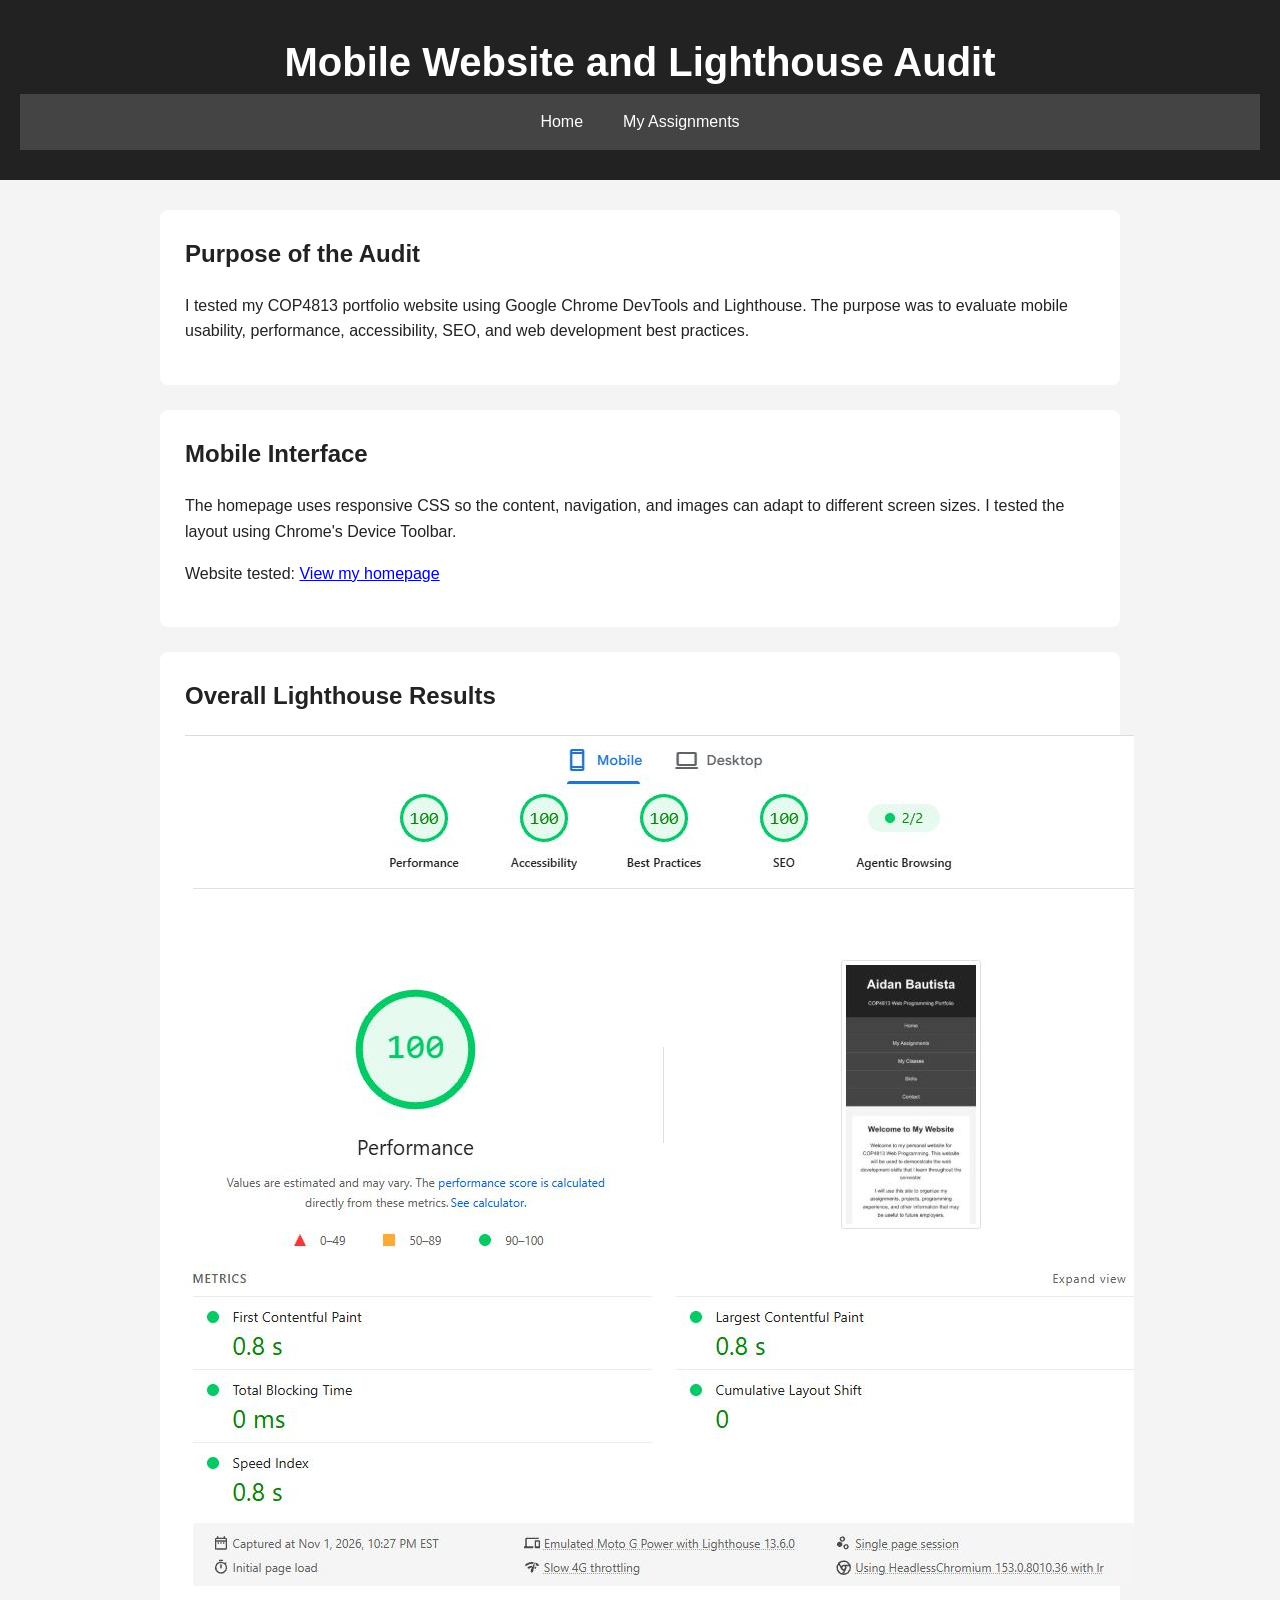
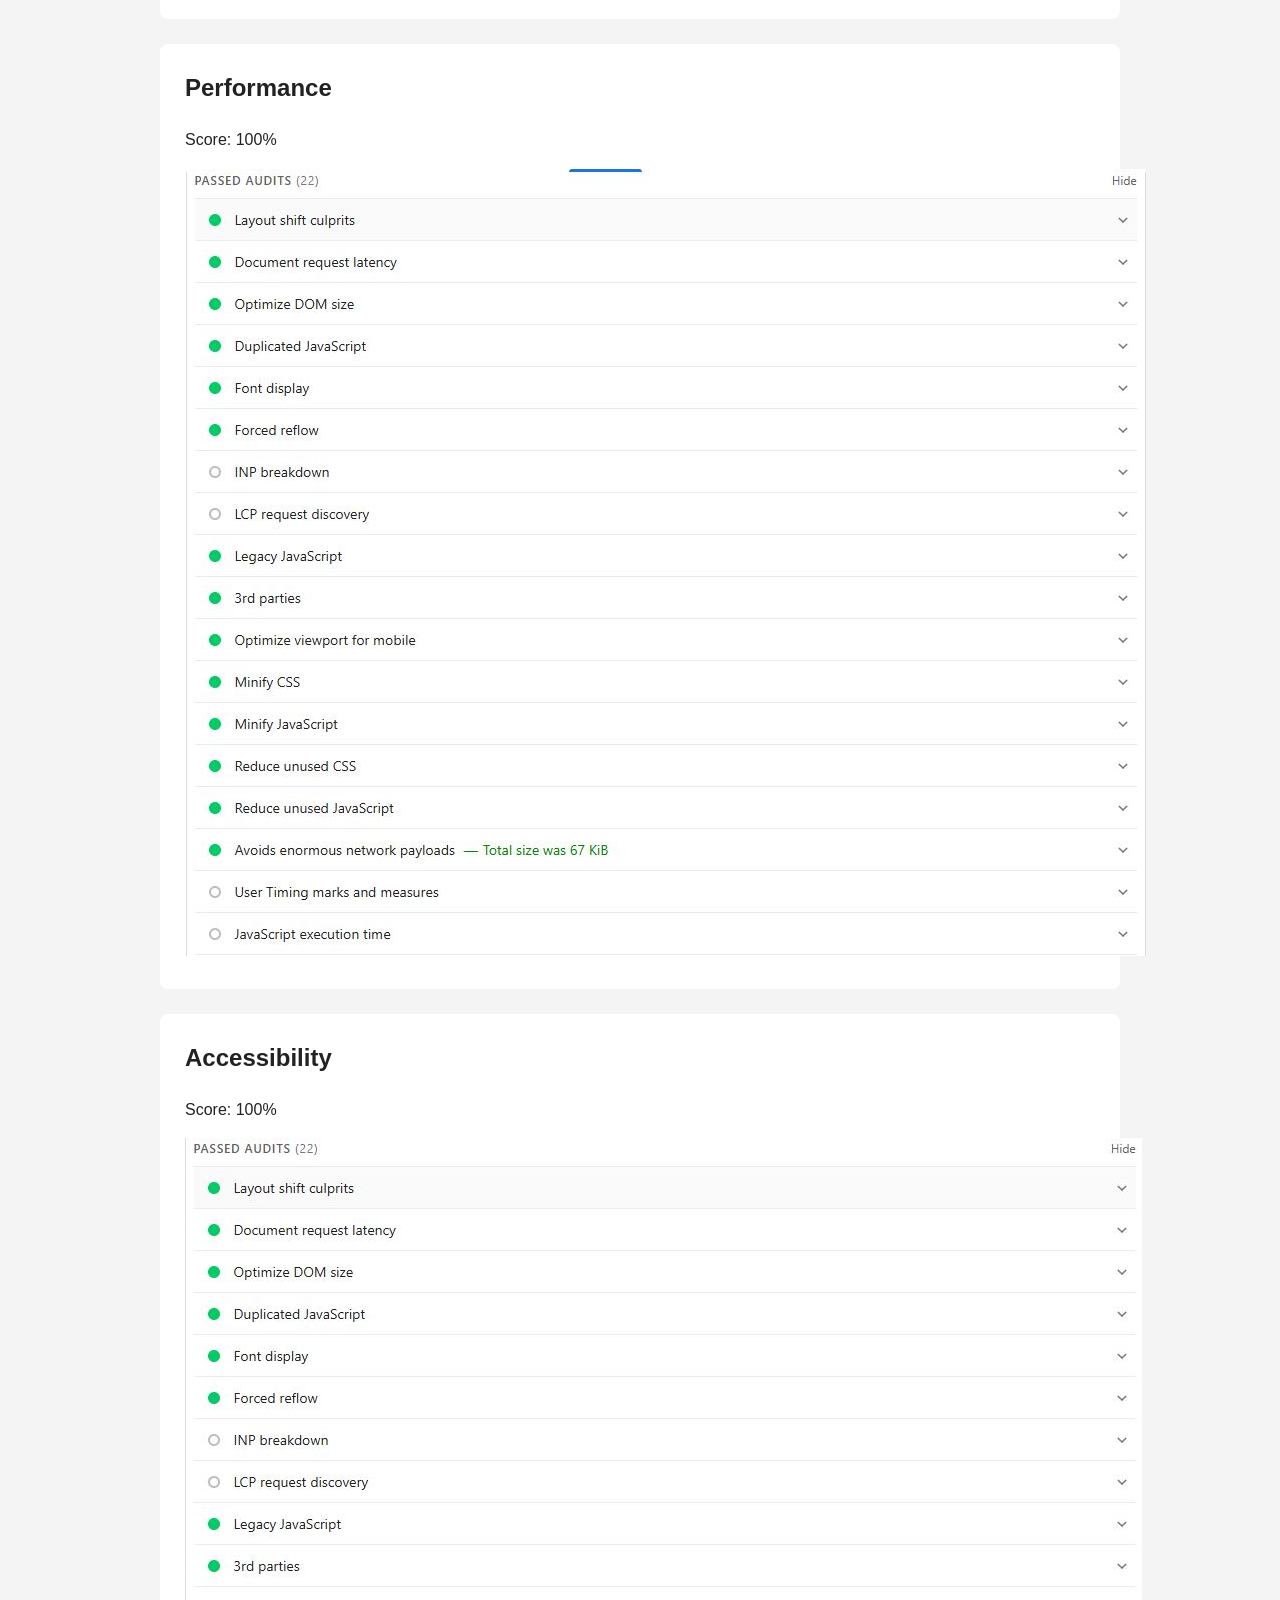
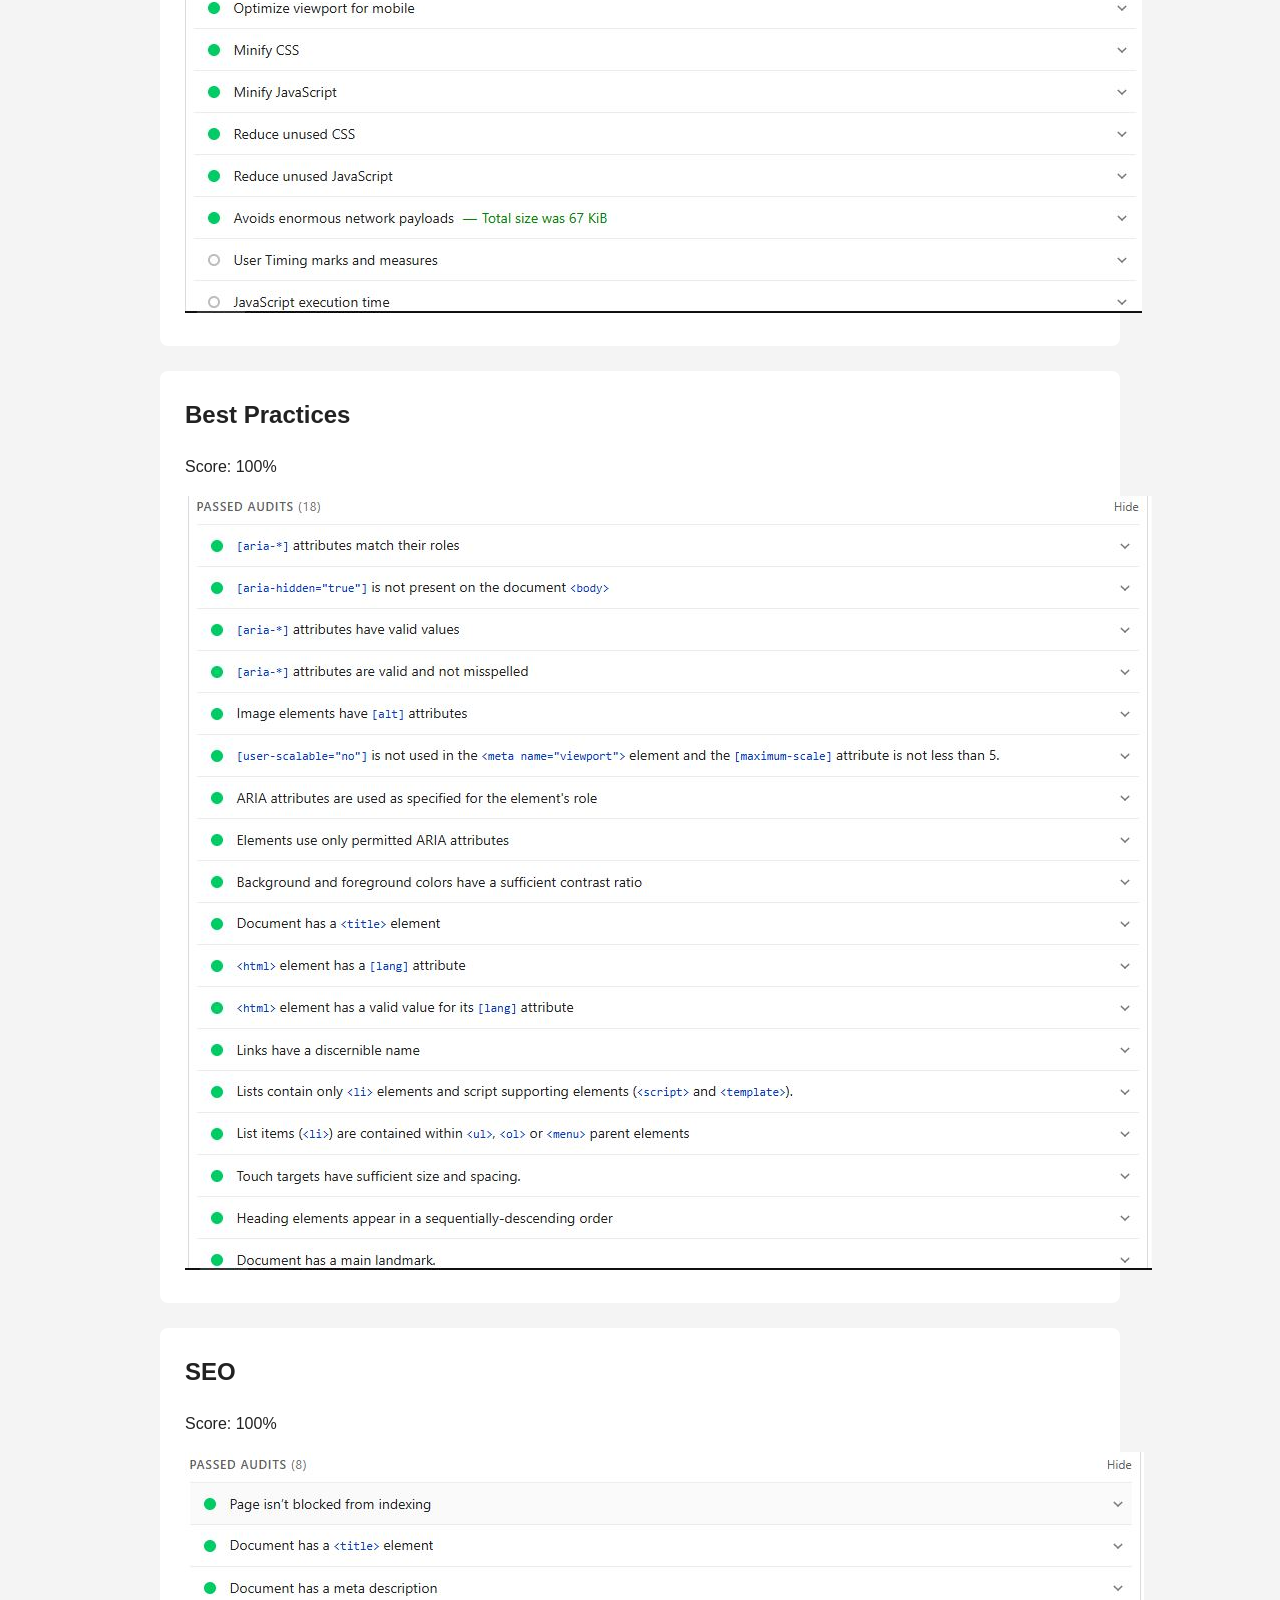
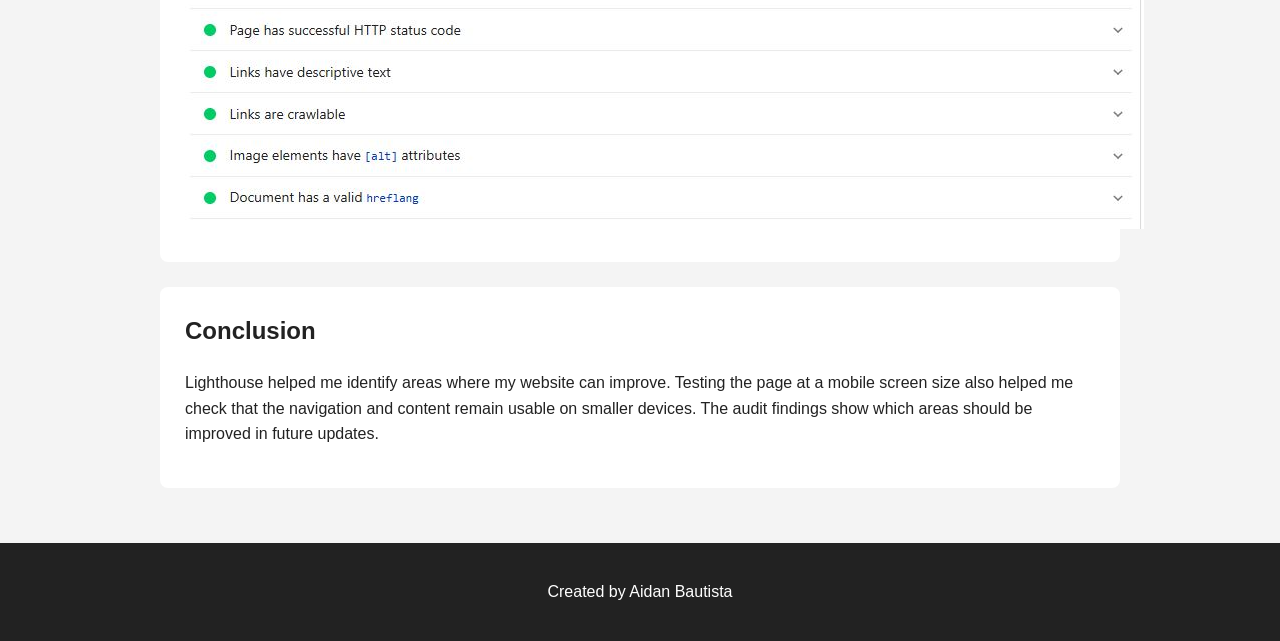
<file: mobile-audit.html>
<!DOCTYPE html>
<html lang="en">
<head>
    <meta charset="UTF-8">
    <meta name="viewport" content="width=device-width, initial-scale=1.0">
    <meta name="description"
          content="Mobile usability and Lighthouse accessibility, SEO, and best practices audit for my COP4813 portfolio.">
    <title>Mobile and Lighthouse Audit | COP4813</title>
    <link rel="stylesheet" href="style.css">
</head>
<body>
    <header>
        <h1>Mobile Website and Lighthouse Audit</h1>
        <nav>
            <ul>
                <li><a href="index.html">Home</a></li>
                <li><a href="assignments.html">My Assignments</a></li>
            </ul>
        </nav>
    </header>

    <main>
        <section>
            <h2>Purpose of the Audit</h2>
            <p>
                I tested my COP4813 portfolio website using Google Chrome
                DevTools and Lighthouse. The purpose was to evaluate
                mobile usability, performance, accessibility, SEO,
                and web development best practices.
            </p>
        </section>

        <section>
            <h2>Mobile Interface</h2>
            <p>
                The homepage uses responsive CSS so the content,
                navigation, and images can adapt to different screen
                sizes. I tested the layout using Chrome's Device Toolbar.
            </p>
            <p>
                Website tested:
                <a href="index.html">View my homepage</a>
            </p>
        </section>

        <section>
            <h2>Overall Lighthouse Results</h2>
           
            <img src="images/lighthouse-overall.png"
                 alt="Screenshot of the overall Lighthouse audit scores">
        </section>

        <section>
            <h2>Performance</h2>
            <p>
                Score: 100%
            </p>
        
            <img src="images/lighthouse-performance.png"
                 alt="Lighthouse Performance audit details">
        </section>

        <section>
            <h2>Accessibility</h2>
            <p>
                Score: 100%
            </p>
           
            <img src="images/lighthouse-accessibility.png"
                 alt="Lighthouse Accessibility audit details">
        </section>

        <section>
            <h2>Best Practices</h2>
            <p>
                Score: 100%
            </p>
           
            <img src="images/lighthouse-best-practices.png"
                 alt="Lighthouse Best Practices audit details">
        </section>

        <section>
            <h2>SEO</h2>
            <p>
                Score: 100%
            </p>
            
            <img src="images/lighthouse-seo.png"
                 alt="Lighthouse SEO audit details">
        </section>

        <section>
            <h2>Conclusion</h2>
            <p>
                Lighthouse helped me identify areas where my website
                can improve. Testing the page at a mobile screen size
                also helped me check that the navigation and content
                remain usable on smaller devices. The audit findings
                show which areas should be improved in future updates.
            </p>
        </section>
    </main>

    <footer>
        <p>Created by Aidan Bautista</p>
    </footer>
</body>
</html>
</file>
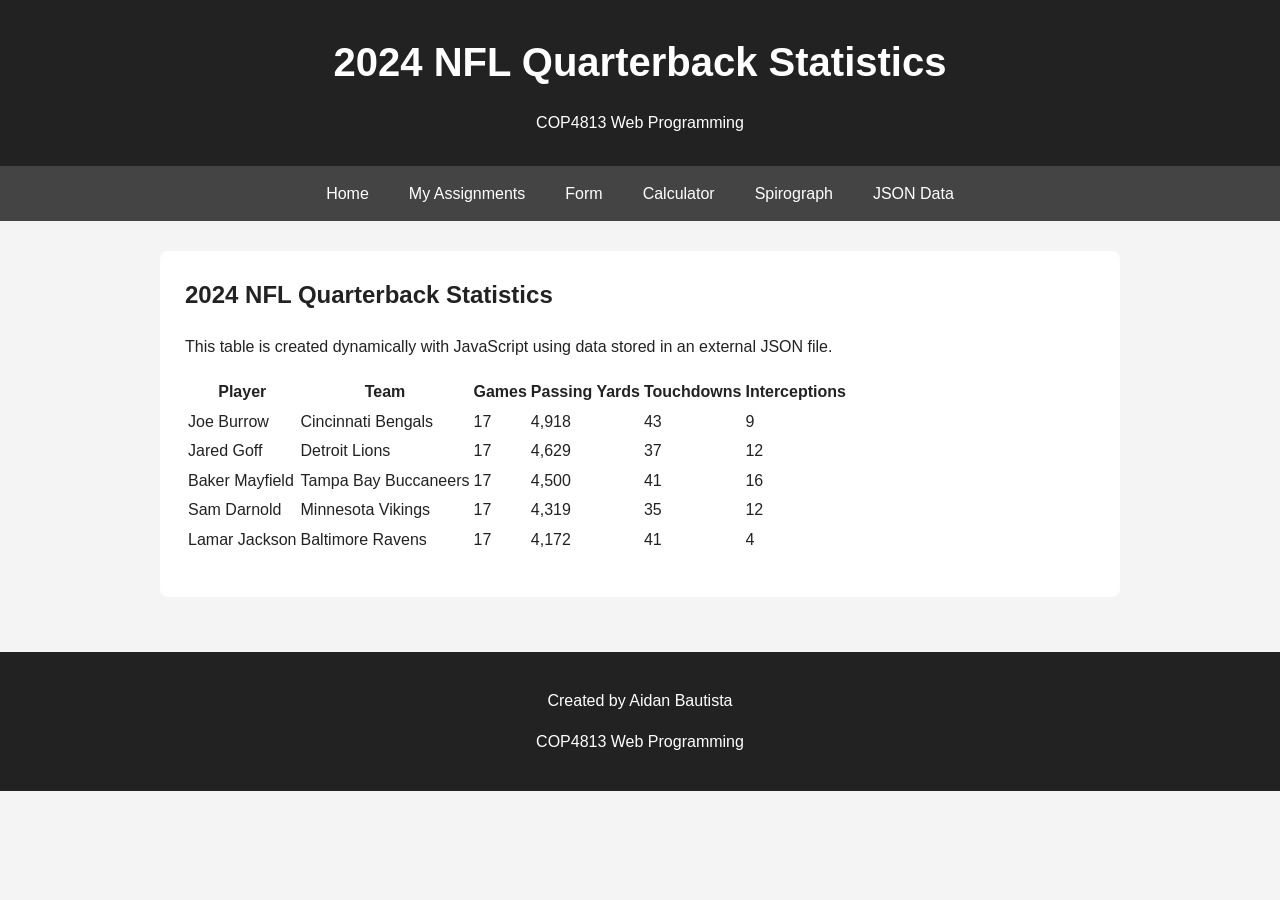
<file: nfl-stats.html>
<!DOCTYPE html>
<html lang="en">

<head>
    <meta charset="UTF-8">
    <meta name="viewport" content="width=device-width, initial-scale=1.0">
    <meta name="description"
          content="NFL statistics displayed using external JSON data.">
    <meta name="author" content="Aidan Bautista">

    <title>JSON NFL Statistics | Aidan Bautista</title>

    <link rel="stylesheet" href="style.css">
    <script src="nfl-stats.js" defer></script>
</head>

<body>

<header>
    <h1>2024 NFL Quarterback Statistics</h1>
    <p>COP4813 Web Programming</p>
</header>

<nav aria-label="Main navigation">
    <ul>
        <li><a href="index.html">Home</a></li>
        <li><a href="assignments.html">My Assignments</a></li>
        <li><a href="form.html">Form</a></li>
        <li><a href="calculator.html">Calculator</a></li>
        <li><a href="spirograph.html">Spirograph</a></li>
        <li><a href="nfl-stats.html" aria-current="page">JSON Data</a></li>
    </ul>
</nav>

<main>

    <section class="json-container">

        <h2 id="data-title">NFL Statistics</h2>

        <p>
            This table is created dynamically with JavaScript
            using data stored in an external JSON file.
        </p>

        <div class="table-wrapper">

            <table id="stats-table">

                <thead>
                    <tr>
                        <th>Player</th>
                        <th>Team</th>
                        <th>Games</th>
                        <th>Passing Yards</th>
                        <th>Touchdowns</th>
                        <th>Interceptions</th>
                    </tr>
                </thead>

                <tbody id="stats-body">
                    <!-- JavaScript will add the JSON data here -->
                </tbody>

            </table>

        </div>

        <p id="json-error" role="alert"></p>

    </section>

</main>

<footer>
    <p>Created by Aidan Bautista</p>
    <p>COP4813 Web Programming</p>
</footer>

</body>
</html>
</file>
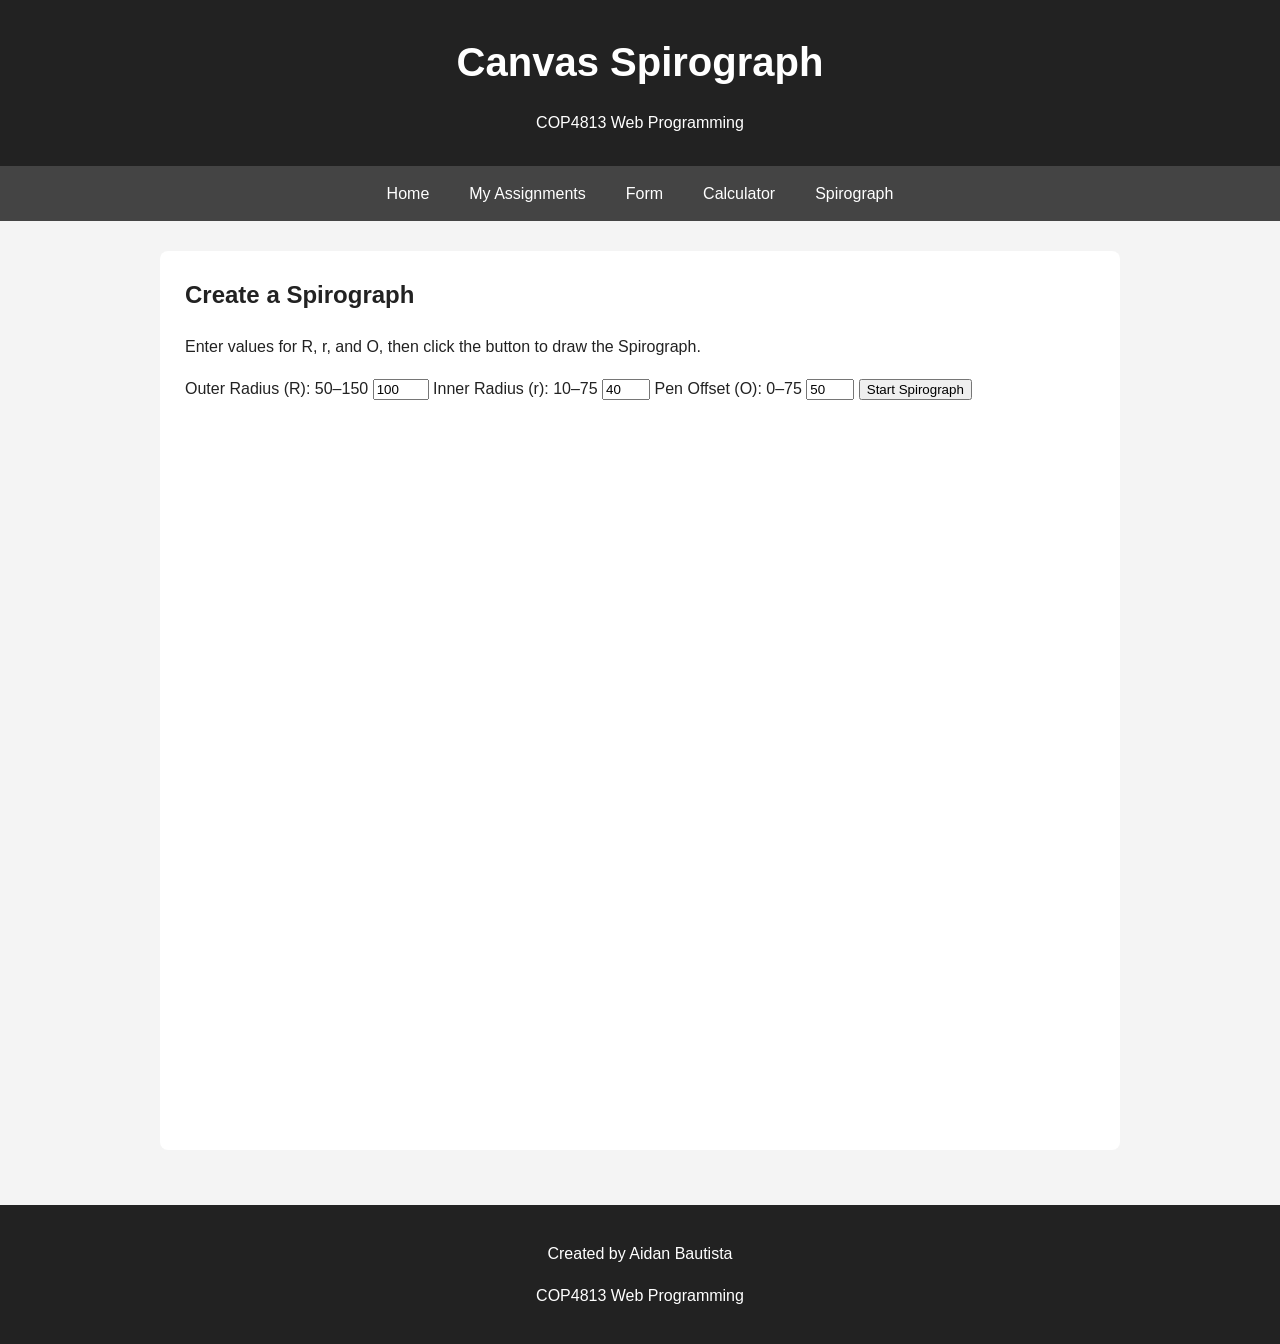
<file: spirograph.html>
<!DOCTYPE html>
<html lang="en">

<head>
    <meta charset="UTF-8">
    <meta name="viewport" content="width=device-width, initial-scale=1.0">
    <meta name="description" content="HTML5 Canvas Spirograph for COP4813">
    <meta name="author" content="Aidan Bautista">

    <title>Spirograph | Aidan Bautista</title>

    <link rel="stylesheet" href="style.css">
    <script src="spirograph.js" defer></script>
</head>

<body>

<header>
    <h1>Canvas Spirograph</h1>
    <p>COP4813 Web Programming</p>
</header>

<nav aria-label="Main navigation">
    <ul>
        <li><a href="index.html">Home</a></li>
        <li><a href="assignments.html">My Assignments</a></li>
        <li><a href="form.html">Form</a></li>
        <li><a href="calculator.html">Calculator</a></li>
        <li><a href="spirograph.html" aria-current="page">Spirograph</a></li>
    </ul>
</nav>

<main>

    <section class="spirograph-container">

        <h2>Create a Spirograph</h2>

        <p>
            Enter values for R, r, and O, then click the button
            to draw the Spirograph.
        </p>

        <div class="spirograph-controls">

            <label for="outerRadius">
                Outer Radius (R): 50–150
            </label>
            <input
                type="number"
                id="outerRadius"
                value="100"
                min="50"
                max="150"
                required>

            <label for="innerRadius">
                Inner Radius (r): 10–75
            </label>
            <input
                type="number"
                id="innerRadius"
                value="40"
                min="10"
                max="75"
                required>

            <label for="offset">
                Pen Offset (O): 0–75
            </label>
            <input
                type="number"
                id="offset"
                value="50"
                min="0"
                max="75"
                required>

            <button id="drawButton" type="button">
                Start Spirograph
            </button>

            <p id="spirographError" role="alert"></p>

        </div>

        <canvas
            id="spirographCanvas"
            width="700"
            height="700">
            Your browser does not support HTML5 Canvas.
        </canvas>

    </section>

</main>

<footer>
    <p>Created by Aidan Bautista</p>
    <p>COP4813 Web Programming</p>
</footer>

</body>
</html>
</file>
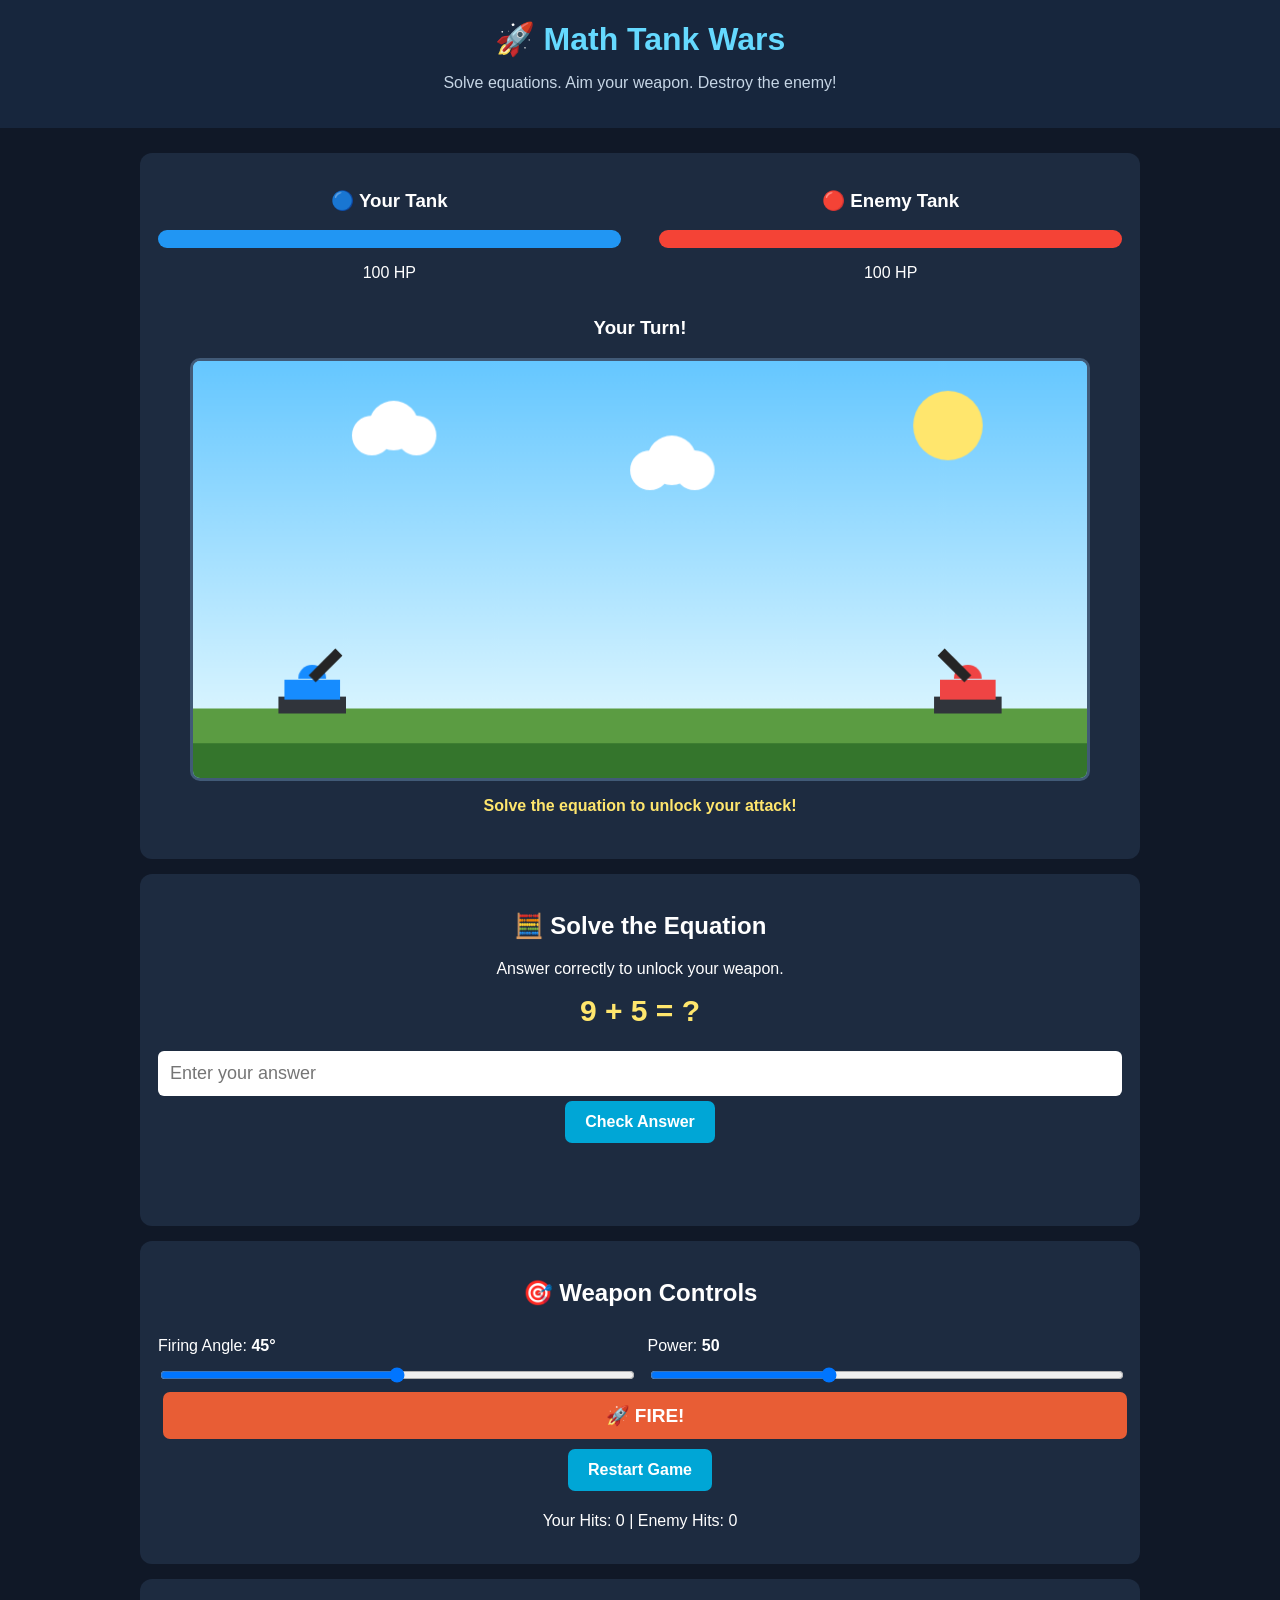
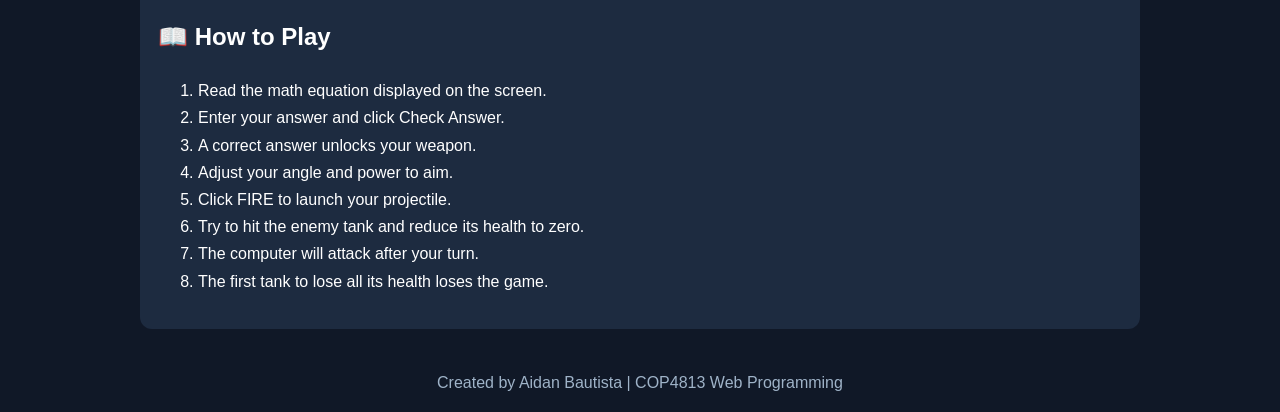
<file: tank-wars.html>
<!DOCTYPE html>
<html lang="en">
<head>
<meta charset="UTF-8">
<meta name="viewport" content="width=device-width, initial-scale=1.0">
<title>Math Tank Wars</title>

<style>
* {
    box-sizing: border-box;
}

body {
    margin: 0;
    font-family: Arial, sans-serif;
    background: #101827;
    color: white;
    text-align: center;
}

header {
    padding: 20px;
    background: #17263d;
}

header h1 {
    margin: 0;
    color: #65d9ff;
    font-size: 32px;
}

header p {
    color: #c6d5e5;
}

.game-container {
    width: 95%;
    max-width: 1000px;
    margin: 25px auto;
}

.game-panel {
    background: #1d2b40;
    padding: 18px;
    border-radius: 12px;
    margin-bottom: 15px;
}

canvas {
    width: 100%;
    max-width: 900px;
    background: #8ed8ff;
    border: 3px solid #415a77;
    border-radius: 10px;
    display: block;
    margin: auto;
}

.health-container {
    display: flex;
    justify-content: space-between;
    gap: 20px;
}

.health-box {
    width: 48%;
}

.health-bar {
    height: 18px;
    background: #555;
    border-radius: 10px;
    overflow: hidden;
}

.health-fill {
    height: 100%;
    width: 100%;
    transition: width .3s;
}

#playerHealth {
    background: #2196f3;
}

#enemyHealth {
    background: #f44336;
}

.controls {
    display: grid;
    grid-template-columns: repeat(auto-fit, minmax(220px, 1fr));
    gap: 15px;
    text-align: left;
}

.controls label {
    display: block;
    margin: 10px 0;
}

input[type="range"] {
    width: 100%;
}

input[type="number"] {
    width: 100%;
    padding: 12px;
    border-radius: 6px;
    border: none;
    font-size: 18px;
    margin-top: 8px;
}

button {
    background: #00a6d6;
    color: white;
    border: none;
    padding: 12px 20px;
    border-radius: 7px;
    font-size: 16px;
    font-weight: bold;
    cursor: pointer;
    margin: 5px;
}

button:hover {
    background: #087fa8;
}

button:disabled {
    background: #555;
    cursor: not-allowed;
}

#fireButton {
    background: #e85d35;
    width: 100%;
    font-size: 19px;
}

#fireButton:hover {
    background: #bd3e21;
}

.equation {
    font-size: 30px;
    color: #ffe66d;
    font-weight: bold;
    margin: 15px;
}

.message {
    min-height: 28px;
    color: #ffe66d;
    font-weight: bold;
}

.instructions {
    text-align: left;
    line-height: 1.7;
}

footer {
    padding: 20px;
    color: #9fb3c8;
}

@media (max-width: 600px) {
    header h1 {
        font-size: 25px;
    }

    .health-container {
        flex-direction: column;
    }

    .health-box {
        width: 100%;
    }
}
</style>
</head>

<body>

<header>
    <h1>🚀 Math Tank Wars</h1>
    <p>Solve equations. Aim your weapon. Destroy the enemy!</p>
</header>

<div class="game-container">

    <div class="game-panel">

        <div class="health-container">

            <div class="health-box">
                <h3>🔵 Your Tank</h3>
                <div class="health-bar">
                    <div class="health-fill" id="playerHealth"></div>
                </div>
                <p id="playerHealthText">100 HP</p>
            </div>

            <div class="health-box">
                <h3>🔴 Enemy Tank</h3>
                <div class="health-bar">
                    <div class="health-fill" id="enemyHealth"></div>
                </div>
                <p id="enemyHealthText">100 HP</p>
            </div>

        </div>

        <h3 id="turnText">Your Turn!</h3>

        <canvas id="gameCanvas" width="900" height="420"></canvas>

        <p id="gameMessage" class="message">
            Solve the equation to unlock your attack!
        </p>

    </div>

    <div class="game-panel">

        <h2>🧮 Solve the Equation</h2>

        <p>Answer correctly to unlock your weapon.</p>

        <div class="equation" id="equation">5 + 3 = ?</div>

        <input
            type="number"
            id="answer"
            placeholder="Enter your answer"
        >

        <button id="checkButton" onclick="checkAnswer()">
            Check Answer
        </button>

        <p id="mathMessage" class="message"></p>

    </div>

    <div class="game-panel">

        <h2>🎯 Weapon Controls</h2>

        <div class="controls">

            <div>
                <label>
                    Firing Angle:
                    <strong id="angleValue">45°</strong>
                </label>

                <input
                    type="range"
                    id="angle"
                    min="10"
                    max="80"
                    value="45"
                    oninput="updateControls()"
                >
            </div>

            <div>
                <label>
                    Power:
                    <strong id="powerValue">50</strong>
                </label>

                <input
                    type="range"
                    id="power"
                    min="20"
                    max="100"
                    value="50"
                    oninput="updateControls()"
                >
            </div>

        </div>

        <button id="fireButton" onclick="fireShot()" disabled>
            🚀 FIRE!
        </button>

        <button onclick="restartGame()">
            Restart Game
        </button>

        <p id="scoreText">Your Hits: 0 | Enemy Hits: 0</p>

    </div>

    <div class="game-panel instructions">

        <h2>📖 How to Play</h2>

        <ol>
            <li>Read the math equation displayed on the screen.</li>
            <li>Enter your answer and click Check Answer.</li>
            <li>A correct answer unlocks your weapon.</li>
            <li>Adjust your angle and power to aim.</li>
            <li>Click FIRE to launch your projectile.</li>
            <li>Try to hit the enemy tank and reduce its health to zero.</li>
            <li>The computer will attack after your turn.</li>
            <li>The first tank to lose all its health loses the game.</li>
        </ol>

    </div>

</div>

<footer>
    Created by Aidan Bautista | COP4813 Web Programming
</footer>

<script>

const canvas = document.getElementById("gameCanvas");
const ctx = canvas.getContext("2d");

let playerHealth = 100;
let enemyHealth = 100;

let playerHits = 0;
let enemyHits = 0;

let playerUnlocked = false;
let gameOver = false;
let playerTurn = true;
let waiting = false;

let correctAnswer = 0;
let difficulty = 1;

let projectile = null;
let explosion = null;

const groundY = 350;

const player = {
    x: 120,
    y: groundY,
    color: "#168cff"
};

const enemy = {
    x: 780,
    y: groundY,
    color: "#ef4444"
};

// Generate math questions
function generateQuestion() {

    let a, b, operator;

    let operations = ["+", "-", "*"];

    if (difficulty >= 3) {
        operations.push("/");
    }

    operator = operations[
        Math.floor(Math.random() * operations.length)
    ];

    a = Math.floor(Math.random() * (10 * difficulty)) + 2;
    b = Math.floor(Math.random() * (10 * difficulty)) + 2;

    if (operator === "+") {
        correctAnswer = a + b;
    }

    if (operator === "-") {
        if (a < b) {
            [a, b] = [b, a];
        }

        correctAnswer = a - b;
    }

    if (operator === "*") {
        correctAnswer = a * b;
    }

    if (operator === "/") {
        correctAnswer = a;
        b = Math.floor(Math.random() * 9) + 2;
        a = correctAnswer * b;
    }

    document.getElementById("equation").textContent =
        `${a} ${operator} ${b} = ?`;

    document.getElementById("answer").value = "";
    document.getElementById("mathMessage").textContent = "";

    playerUnlocked = false;

    document.getElementById("fireButton").disabled = true;
    document.getElementById("checkButton").disabled = false;
}

// Check math answer
function checkAnswer() {

    if (gameOver || !playerTurn || waiting) return;

    const answer = Number(
        document.getElementById("answer").value
    );

    if (document.getElementById("answer").value === "") {
        document.getElementById("mathMessage").textContent =
            "Enter an answer first!";
        return;
    }

    if (answer === correctAnswer) {

        playerUnlocked = true;

        document.getElementById("mathMessage").textContent =
            "Correct! Your weapon is ready!";

        document.getElementById("fireButton").disabled = false;
        document.getElementById("checkButton").disabled = true;

    } else {

        document.getElementById("mathMessage").textContent =
            "Incorrect! Try again.";
    }
}

// Update angle and power labels
function updateControls() {

    document.getElementById("angleValue").textContent =
        document.getElementById("angle").value + "°";

    document.getElementById("powerValue").textContent =
        document.getElementById("power").value;
}

// Draw a tank
function drawTank(tank, angle) {

    ctx.save();

    ctx.translate(tank.x, tank.y);

    // Tank tracks
    ctx.fillStyle = "#30343b";
    ctx.fillRect(-34, -12, 68, 17);

    // Tank body
    ctx.fillStyle = tank.color;
    ctx.fillRect(-28, -29, 56, 20);

    // Tank top
    ctx.beginPath();
    ctx.arc(0, -30, 14, Math.PI, 0);
    ctx.fillStyle = tank.color;
    ctx.fill();

    // Turret
    ctx.save();
    ctx.translate(0, -30);

    let direction = tank === player ? -1 : 1;
    let radians = angle * Math.PI / 180;

    ctx.rotate(
        direction === -1 ? -radians : Math.PI + radians
    );

    ctx.fillStyle = "#252525";
    ctx.fillRect(0, -5, 38, 10);

    ctx.restore();

    ctx.restore();
}

// Draw environment
function drawEnvironment() {

    ctx.clearRect(0, 0, canvas.width, canvas.height);

    // Sky
    let sky = ctx.createLinearGradient(0, 0, 0, groundY);
    sky.addColorStop(0, "#65c7ff");
    sky.addColorStop(1, "#d7f4ff");

    ctx.fillStyle = sky;
    ctx.fillRect(0, 0, canvas.width, canvas.height);

    // Sun
    ctx.fillStyle = "#ffe66d";
    ctx.beginPath();
    ctx.arc(760, 65, 35, 0, Math.PI * 2);
    ctx.fill();

    // Clouds
    drawCloud(180, 75);
    drawCloud(460, 110);

    // Ground
    ctx.fillStyle = "#5b9c42";
    ctx.fillRect(0, groundY, canvas.width, 70);

    ctx.fillStyle = "#34752c";
    ctx.fillRect(0, groundY + 35, canvas.width, 35);

    // Tanks
    drawTank(player, Number(document.getElementById("angle").value));
    drawTank(enemy, 45);

    // Projectile
    if (projectile) {
        ctx.fillStyle = "#252525";
        ctx.beginPath();
        ctx.arc(projectile.x, projectile.y, 7, 0, Math.PI * 2);
        ctx.fill();
    }

    // Explosion
    if (explosion) {

        ctx.beginPath();
        ctx.arc(
            explosion.x,
            explosion.y,
            explosion.radius,
            0,
            Math.PI * 2
        );

        ctx.fillStyle = "rgba(255, 115, 0, 0.65)";
        ctx.fill();

    }
}

function drawCloud(x, y) {

    ctx.fillStyle = "white";

    ctx.beginPath();
    ctx.arc(x, y, 20, 0, Math.PI * 2);
    ctx.arc(x + 22, y - 10, 25, 0, Math.PI * 2);
    ctx.arc(x + 45, y, 20, 0, Math.PI * 2);
    ctx.fill();
}

// Fire a projectile
function fireShot() {

    if (
        !playerUnlocked ||
        gameOver ||
        !playerTurn ||
        waiting ||
        projectile
    ) return;

    playerUnlocked = false;

    document.getElementById("fireButton").disabled = true;

    const angle = Number(document.getElementById("angle").value);
    const power = Number(document.getElementById("power").value);

    const radians = angle * Math.PI / 180;

    projectile = {
        x: player.x,
        y: player.y - 35,
        vx: Math.cos(radians) * power * 0.20,
        vy: -Math.sin(radians) * power * 0.20,
        owner: "player"
    };

    document.getElementById("gameMessage").textContent =
        "Your tank has fired!";
}

// Computer attack
function enemyAttack() {

    if (gameOver) return;

    waiting = true;
    playerTurn = false;

    document.getElementById("turnText").textContent =
        "Enemy Turn!";

    document.getElementById("gameMessage").textContent =
        "The enemy is preparing an attack...";

    setTimeout(() => {

        if (gameOver) return;

        let angle = 35 + Math.random() * 25;
        let power = 45 + Math.random() * 25;

        let radians = angle * Math.PI / 180;

        projectile = {
            x: enemy.x,
            y: enemy.y - 35,
            vx: -Math.cos(radians) * power * 0.20,
            vy: -Math.sin(radians) * power * 0.20,
            owner: "enemy"
        };

        waiting = false;

        document.getElementById("gameMessage").textContent =
            "Enemy tank fired!";

    }, 1200);
}

// Animate projectile
function updateProjectile() {

    if (!projectile) return;

    const gravity = 0.12;

    projectile.x += projectile.vx;
    projectile.y += projectile.vy;

    projectile.vy += gravity;

    let target = projectile.owner === "player" ? enemy : player;

    // Check for tank collision
    let distance = Math.hypot(
        projectile.x - target.x,
        projectile.y - (target.y - 20)
    );

    if (distance < 38) {
        hitTank(target, projectile.owner);
        return;
    }

    // Check ground collision
    if (projectile.y >= groundY) {

        explosion = {
            x: projectile.x,
            y: groundY,
            radius: 10,
            timer: 20
        };

        projectile = null;

        setTimeout(() => finishTurn(), 700);

        return;
    }

    // Projectile leaves screen
    if (
        projectile.x < 0 ||
        projectile.x > canvas.width ||
        projectile.y < 0
    ) {
        projectile = null;
        finishTurn();
    }
}

// Handle tank hit
function hitTank(target, owner) {

    projectile = null;

    explosion = {
        x: target.x,
        y: target.y - 20,
        radius: 30,
        timer: 25
    };

    let damage = 20 + Math.floor(Math.random() * 16);

    if (owner === "player") {
        enemyHealth = Math.max(0, enemyHealth - damage);
        playerHits++;
    } else {
        playerHealth = Math.max(0, playerHealth - damage);
        enemyHits++;
    }

    updateHealth();

    document.getElementById("gameMessage").textContent =
        `Direct hit! ${damage} damage!`;

    setTimeout(() => {

        explosion = null;

        if (checkGameOver()) return;

        finishTurn();

    }, 800);
}

// Update health bars
function updateHealth() {

    document.getElementById("playerHealth").style.width =
        playerHealth + "%";

    document.getElementById("enemyHealth").style.width =
        enemyHealth + "%";

    document.getElementById("playerHealthText").textContent =
        playerHealth + " HP";

    document.getElementById("enemyHealthText").textContent =
        enemyHealth + " HP";

    document.getElementById("scoreText").textContent =
        `Your Hits: ${playerHits} | Enemy Hits: ${enemyHits}`;
}

// Check for winner
function checkGameOver() {

    if (playerHealth <= 0 || enemyHealth <= 0) {

        gameOver = true;

        document.getElementById("turnText").textContent =
            "Game Over!";

        if (enemyHealth <= 0) {
            document.getElementById("gameMessage").textContent =
                "🏆 YOU WIN! The enemy tank has been destroyed!";
        } else {
            document.getElementById("gameMessage").textContent =
                "💥 YOU LOST! Your tank has been destroyed!";
        }

        document.getElementById("fireButton").disabled = true;
        document.getElementById("checkButton").disabled = true;

        return true;
    }

    return false;
}

// Finish a turn
function finishTurn() {

    if (gameOver) return;

    if (playerTurn) {

        playerTurn = false;
        enemyAttack();

    } else {

        playerTurn = true;
        difficulty++;

        document.getElementById("turnText").textContent =
            "Your Turn!";

        document.getElementById("gameMessage").textContent =
            "Solve the next equation to attack!";

        generateQuestion();
    }
}

// Restart game
function restartGame() {

    playerHealth = 100;
    enemyHealth = 100;

    playerHits = 0;
    enemyHits = 0;

    difficulty = 1;

    playerTurn = true;
    playerUnlocked = false;
    gameOver = false;
    waiting = false;

    projectile = null;
    explosion = null;

    document.getElementById("turnText").textContent =
        "Your Turn!";

    document.getElementById("gameMessage").textContent =
        "Solve the equation to unlock your attack!";

    updateHealth();
    generateQuestion();

}

// Game animation loop
function gameLoop() {

    if (projectile) {
        updateProjectile();
    }

    if (explosion) {

        explosion.timer--;

        explosion.radius += 1.5;

        if (explosion.timer <= 0) {
            explosion = null;
        }
    }

    drawEnvironment();

    requestAnimationFrame(gameLoop);
}

// Start game
updateControls();
updateHealth();
generateQuestion();
gameLoop();

</script>

</body>
</html>
</file>
<file: style.css>
/* General page styling */

* {
    box-sizing: border-box;
}

body {
    margin: 0;
    font-family: Arial, Helvetica, sans-serif;
    line-height: 1.6;
    background-color: #f4f4f4;
    color: #222222;
}

/* Header */

header {
    background-color: #222222;
    color: white;
    text-align: center;
    padding: 30px 20px;
}

header h1 {
    margin: 0;
    font-size: 2.5rem;
}

header p {
    margin-bottom: 0;
}

/* Navigation */

nav {
    background-color: #444444;
}

nav ul {
    list-style: none;
    margin: 0;
    padding: 0;
    display: flex;
    justify-content: center;
    flex-wrap: wrap;
}

nav li {
    margin: 0;
}

nav a {
    display: block;
    color: white;
    text-decoration: none;
    padding: 15px 20px;
}

nav a:hover,
nav a:focus {
    background-color: #666666;
    text-decoration: underline;
}

/* Main content */

main {
    max-width: 1000px;
    margin: 0 auto;
    padding: 30px 20px;
}

section {
    background-color: white;
    margin-bottom: 25px;
    padding: 25px;
    border-radius: 8px;
}

h2 {
    margin-top: 0;
}

/* Home page hero section */

.hero {
    display: flex;
    align-items: center;
    gap: 30px;
}

.hero div {
    flex: 1;
}

.hero img {
    width: 250px;
    height: 250px;
    object-fit: cover;
    border-radius: 50%;
}

/* Assignment cards */

.assignment-list {
    display: grid;
    grid-template-columns: repeat(auto-fit, minmax(250px, 1fr));
    gap: 20px;
}

article {
    border: 1px solid #cccccc;
    padding: 20px;
    border-radius: 8px;
}

article h3 {
    margin-top: 0;
}

article a {
    display: inline-block;
    background-color: #333333;
    color: white;
    padding: 10px 15px;
    text-decoration: none;
    border-radius: 5px;
}

article a:hover,
article a:focus {
    text-decoration: underline;
}

/* Footer */

footer {
    background-color: #222222;
    color: white;
    text-align: center;
    padding: 20px;
}

/* Mobile layout */

@media (max-width: 700px) {

    .hero {
        flex-direction: column;
        text-align: center;
    }

    .hero img {
        width: 200px;
        height: 200px;
    }

    nav ul {
        flex-direction: column;
        text-align: center;
    }

    nav a {
        border-bottom: 1px solid #666666;

.form-section {
    max-width: 800px;
    margin-left: auto;
    margin-right: auto;
}

fieldset {
    border: 1px solid #cccccc;
    border-radius: 8px;
    margin-bottom: 25px;
    padding: 20px;
}

legend {
    font-weight: bold;
    padding: 0 10px;
}

.form-group {
    margin-bottom: 20px;
}

.form-group label {
    display: block;
    font-weight: bold;
    margin-bottom: 6px;
}

.form-group input,
.form-group select,
.form-group textarea {
    width: 100%;
    padding: 11px;
    border: 1px solid #888888;
    border-radius: 5px;
    font-family: inherit;
    font-size: 1rem;
}

.form-group textarea {
    resize: vertical;
}

.form-group input:focus,
.form-group select:focus,
.form-group textarea:focus {
    outline: 3px solid #555555;
    outline-offset: 2px;
}

.form-group small {
    display: block;
    margin-top: 5px;
    color: #555555;
}

.error-message {
    background-color: #ffffff;
    border: 2px solid #222222;
    padding: 15px;
    margin-bottom: 20px;
}

.error-message:empty {
    display: none;
}

.button {
    border: none;
    cursor: pointer;
    font-size: 1rem;
    margin-right: 10px;
    margin-bottom: 10px;
}

.secondary-button {
    background-color: #666666;
}

.confirmation-list {
    display: grid;
    grid-template-columns: 180px 1fr;
    gap: 12px;
    margin-bottom: 30px;
}

.confirmation-list dt {
    font-weight: bold;
}

.confirmation-list dd {
    margin: 0;
    overflow-wrap: anywhere;
}

.confirmation-buttons {
    margin-top: 20px;
}

/* Mobile form layout */

@media (max-width: 600px) {

    .confirmation-list {
        grid-template-columns: 1fr;
        gap: 5px;
    }

    .confirmation-list dd {
        margin-bottom: 15px;
    }

    .button {
        width: 100%;
        margin-right: 0;

/*Projectile Motion Calculator*/


.calculator-container,
.results-container,
.chart-container {
    max-width: 900px;
    margin: 30px auto;
    padding: 25px;
    background-color: white;
    border-radius: 8px;
}

.calculator-container h2,
.results-container h2,
.chart-container h2 {
    margin-top: 0;
}

.form-group {
    margin-bottom: 18px;
}

.form-group label {
    display: block;
    font-weight: bold;
    margin-bottom: 6px;
}

.form-group input {
    width: 100%;
    max-width: 400px;
    padding: 10px;
    font-size: 1rem;
    border: 1px solid #777;
    border-radius: 5px;
    box-sizing: border-box;
}

.form-group input:focus {
    outline: 3px solid #555;
    outline-offset: 2px;
}

.calculator-container button {
    padding: 12px 20px;
    font-size: 1rem;
    font-weight: bold;
    cursor: pointer;
    border-radius: 5px;
}

#error-message {
    margin-top: 15px;
    font-weight: bold;
}

.results-container p {
    font-size: 1.1rem;
}

.chart-container {
    position: relative;
}

#projectileChart {
    width: 100%;
    max-height: 500px;
}

@media (max-width: 600px) {

    .calculator-container,
    .results-container,
    .chart-container {
        margin: 15px;
        padding: 15px;
    }

    .form-group input {
        max-width: 100%;
        ```css

   /*Spirograph Assignment*/


.spirograph-container {
    max-width: 900px;
    margin: 30px auto;
    padding: 25px;
    background-color: white;
    border-radius: 8px;
    text-align: center;
}

.spirograph-controls {
    max-width: 400px;
    margin: 20px auto;
    text-align: left;
}

.spirograph-controls label {
    display: block;
    font-weight: bold;
    margin-top: 15px;
    margin-bottom: 5px;
}

.spirograph-controls input {
    width: 100%;
    padding: 10px;
    font-size: 1rem;
    box-sizing: border-box;
}

.spirograph-controls button {
    width: 100%;
    padding: 12px;
    margin-top: 20px;
    font-size: 1rem;
    font-weight: bold;
    cursor: pointer;
}

#spirographError {
    font-weight: bold;
    margin-top: 15px;
}

#spirographCanvas {
    display: block;
    max-width: 100%;
    height: auto;
    margin: 25px auto;
    border: 2px solid #333;
    background-color: white;
}

@media (max-width: 750px) {

    .spirograph-container {
        margin: 15px;
        padding: 15px;

/*JSON NFL Statistics*/

.json-container {
    max-width: 1000px;
    margin: 30px auto;
    padding: 25px;
    background-color: white;
    border-radius: 8px;
}

.json-container h2 {
    text-align: center;
}

.table-wrapper {
    overflow-x: auto;
    margin-top: 25px;
}

#stats-table {
    width: 100%;
    border-collapse: collapse;
}

#stats-table th,
#stats-table td {
    padding: 12px;
    border: 1px solid #ccc;
    text-align: left;
}

#stats-table th {
    background-color: #333;
    color: white;
}

#stats-table tbody tr:nth-child(even) {
    background-color: #f2f2f2;
}

#stats-table tbody tr:hover {
    background-color: #ddd;
}

#json-error {
    margin-top: 20px;
    font-weight: bold;
}

@media (max-width: 700px) {

    .json-container {
        margin: 15px;
        padding: 15px;
    }

    #stats-table {
        font-size: 0.9rem;
   
/* Drag and Drop Card Game */

.card-game {
    max-width: 1000px;
    margin: 30px auto;
    padding: 30px;
    background-color: white;
    border-radius: 10px;
    text-align: center;
}

.card-game h2 {
    margin-bottom: 15px;
}

#dealButton {
    background-color: #1565c0;
    color: white;
    padding: 12px 25px;
    border: none;
    border-radius: 6px;
    font-size: 18px;
    cursor: pointer;
}

#dealButton:hover {
    background-color: #0d47a1;
}

.card-hand {
    display: flex;
    flex-wrap: wrap;
    justify-content: center;
    gap: 15px;
    min-height: 190px;
    padding: 20px;
    background-color: #e8f5e9;
    border-radius: 10px;
}

.playing-card {
    width: 110px;
    height: 155px;
    object-fit: contain;
    cursor: grab;
    transition: transform 0.2s;
}

.playing-card:hover {
    transform: translateY(-8px);
}

.playing-card:active {
    cursor: grabbing;
}

.discard-pile {
    min-height: 200px;
    padding: 20px;
    margin-top: 15px;
    border: 3px dashed #555;
    border-radius: 10px;
    background-color: #f5f5f5;
    display: flex;
    flex-wrap: wrap;
    align-items: center;
    justify-content: center;
    gap: 10px;
}

.discard-pile.drag-over {
    background-color: #bbdefb;
    border-color: #1565c0;
}

.discard-pile .playing-card {
    cursor: default;
}

#gameMessage {
    margin-top: 20px;
    font-size: 18px;
    font-weight: bold;
    color: #1565c0;
}

@media (max-width: 600px) {
    .card-game {
        margin: 15px;
        padding: 15px;
    }

    .playing-card {
        width: 75px;
        height: 110px;
 
/* My Assignments Page */

.assignments-container {
    max-width: 1000px;
    margin: 30px auto;
    padding: 25px;
}

.assignments-container h2 {
    text-align: center;
    margin-bottom: 15px;
}

.assignment-list {
    display: grid;
    grid-template-columns: repeat(auto-fit, minmax(250px, 1fr));
    gap: 20px;
    margin-top: 25px;
}

.assignment-card {
    background-color: white;
    padding: 20px;
    border: 1px solid #ddd;
    border-radius: 10px;
    box-shadow: 0 3px 8px rgba(0, 0, 0, 0.1);
}

.assignment-card h3 {
    margin-top: 0;
    color: #222;
}

.assignment-card p {
    line-height: 1.6;
}

.assignment-card a {
    display: inline-block;
    margin-top: 10px;
    padding: 10px 15px;
    background-color: #1565c0;
    color: white;
    text-decoration: none;
    border-radius: 5px;
}

.assignment-card a:hover {
    background-color: #0d47a1;
}

/* Interactive Canvas Animation */

.animation-container {
    max-width: 900px;
    margin: 30px auto;
    padding: 25px;
    background: #111827;
    color: white;
    border-radius: 12px;
    text-align: center;
}

.animation-container h2 {
    color: #00e5ff;
}

#animationCanvas {
    display: block;
    width: 100%;
    max-width: 800px;
    height: auto;
    margin: 25px auto;
    border: 3px solid #00e5ff;
    border-radius: 8px;
    background: #080d18;
    box-shadow: 0 0 18px rgba(0, 229, 255, 0.25);
    cursor: crosshair;
}

#animationMessage {
    min-height: 24px;
    color: #76ff03;
    font-weight: bold;
}

@media (max-width: 600px) {
    .animation-container {
        margin: 15px;
        padding: 12px;
  
/* Mobile-friendly responsive design */
* {
    box-sizing: border-box;
}

html {
    scroll-behavior: smooth;
}

body {
    margin: 0;
    max-width: 100%;
    overflow-wrap: break-word;
}

img,
video,
canvas {
    max-width: 100%;
    height: auto;
}

/* Navigation */
nav ul {
    display: flex;
    flex-wrap: wrap;
    justify-content: center;
    gap: 12px;
    padding: 0;
    list-style: none;
}

nav a {
    display: inline-block;
    padding: 10px 12px;
    text-decoration: none;
}

/* Mobile screens */
@media screen and (max-width: 600px) {
    body {
        font-size: 16px;
        line-height: 1.6;
    }

    header,
    main,
    footer {
        padding: 16px;
    }

    nav ul {
        flex-direction: column;
        align-items: stretch;
        gap: 4px;
    }

    nav a {
        display: block;
        width: 100%;
        padding: 12px;
    }

    h1 {
        font-size: 1.8rem;
        line-height: 1.2;
    }

    h2 {
        font-size: 1.4rem;
    }

    main {
        width: 100%;
    }

    button,
    input,
    select,
    textarea {
        max-width: 100%;
        font: inherit;
    }

    button {
        min-height: 44px;
        padding: 10px 16px;
    
/* CMS Comparison Table */

.table-container {
    width: 100%;
    overflow-x: auto;
    margin: 25px 0;
}

#cms-table {
    width: 100%;
    min-width: 1100px;
    border-collapse: collapse;
    background-color: white;
}

#cms-table th,
#cms-table td {
    border: 1px solid #ddd;
    padding: 14px;
    text-align: left;
    vertical-align: top;
}

#cms-table th {
    background-color: #1e3a5f;
    color: white;
}

#cms-table tr:nth-child(even) {
    background-color: #f2f6fa;
}

#cms-table tr:hover {
    background-color: #e6eef7;
}

#cms-table td {
    line-height: 1.5;
}

#cms-table a {
    color: #145da0;
    font-weight: bold;
}

#cms-table ul {
    padding-left: 18px;
}

#error-message {
    color: red;
    font-weight: bold;
    }
}
</file>
<file: advisor.css>
.advisor-container {
    width: 92%;
    max-width: 1200px;
    margin: 30px auto;
}

.advisor-heading,
.advisor-section {
    background: white;
    padding: 25px;
    margin-bottom: 25px;
    border-radius: 12px;
    box-shadow: 0 3px 12px rgba(0,0,0,0.08);
}

.advisor-heading h2,
.advisor-section h2 {
    color: #173b63;
}

.advisor-heading a {
    display: inline-block;
    margin-top: 10px;
}

.advisor-summary {
    display: grid;
    grid-template-columns: repeat(3, 1fr);
    gap: 15px;
    margin-bottom: 25px;
}

.summary-card {
    background: #173b63;
    color: white;
    padding: 20px;
    border-radius: 10px;
    text-align: center;
}

.summary-card h3 {
    margin: 0;
    font-size: 16px;
}

.summary-card p {
    font-size: 30px;
    font-weight: bold;
    margin: 10px 0 0;
}

.advisor-controls,
.planner-controls {
    display: flex;
    gap: 12px;
    flex-wrap: wrap;
    margin: 20px 0;
}

.advisor-controls input,
.advisor-controls select,
.planner-controls select {
    padding: 12px;
    border: 1px solid #bbb;
    border-radius: 6px;
    font-size: 16px;
}

.advisor-controls input {
    flex: 1;
    min-width: 180px;
}

.course-grid {
    display: grid;
    grid-template-columns: repeat(auto-fit, minmax(250px, 1fr));
    gap: 18px;
}

.course-card {
    background: #f5f8fc;
    border: 1px solid #d4deeb;
    border-left: 5px solid #173b63;
    padding: 18px;
    border-radius: 9px;
}

.course-card h3 {
    color: #173b63;
    margin-top: 0;
}

.course-card p {
    line-height: 1.5;
}

.course-card.completed {
    border-left-color: #218838;
    background: #effaf1;
}

.course-card.locked {
    border-left-color: #dc3545;
    background: #fff5f5;
}

.course-card.available {
    border-left-color: #007bff;
}

.course-status {
    display: inline-block;
    padding: 5px 9px;
    border-radius: 5px;
    background: #e3eaf4;
    font-size: 13px;
    margin-bottom: 10px;
}

.course-card button,
.planner-actions button,
.remove-course {
    background: #173b63;
    color: white;
    border: none;
    border-radius: 6px;
    padding: 10px 14px;
    cursor: pointer;
    margin-top: 8px;
}

.course-card button:hover,
.planner-actions button:hover,
.remove-course:hover {
    background: #285d91;
}

.course-card button:disabled {
    background: #999;
    cursor: not-allowed;
}

.course-card label {
    display: block;
    margin-top: 12px;
}

.course-card input[type="checkbox"] {
    width: 18px;
    height: 18px;
    vertical-align: middle;
}

.course-note {
    background: #fff3cd;
    border-left: 4px solid #e0a800;
    padding: 10px;
    margin-top: 12px;
    font-size: 14px;
}

.semester-list {
    display: grid;
    grid-template-columns: repeat(auto-fit, minmax(220px, 1fr));
    gap: 18px;
}

.semester-box {
    background: #f5f8fc;
    padding: 15px;
    border-radius: 10px;
    border: 2px dashed #a9bad0;
    min-height: 180px;
}

.semester-box h3 {
    color: #173b63;
    margin-top: 0;
}

.drop-zone {
    min-height: 110px;
    padding: 10px;
    border-radius: 6px;
}

.drop-zone.drag-over {
    background: #dcecff;
    outline: 2px dashed #173b63;
}

.planned-course {
    background: white;
    padding: 10px;
    margin-bottom: 10px;
    border-radius: 7px;
    border: 1px solid #ccd5df;
}

.planned-course strong {
    display: block;
}

.remove-course {
    background: #b02a37;
    font-size: 12px;
}

#advisorMessage {
    padding: 18px;
    background: #eaf2fb;
    border-left: 5px solid #173b63;
    border-radius: 7px;
    line-height: 1.6;
}

.disclaimer {
    margin-top: 20px;
    padding: 12px;
    background: #fff3cd;
    border-radius: 6px;
    font-size: 14px;
}

@media screen and (max-width: 600px) {
    .advisor-container {
        width: 95%;
    }

    .advisor-heading,
    .advisor-section {
        padding: 16px;
    }

    .advisor-summary {
        grid-template-columns: 1fr;
    }

    .advisor-controls {
        flex-direction: column;
    }

    .advisor-controls input,
    .advisor-controls select {
        width: 100%;
    }

    .course-grid,
    .semester-list {
        grid-template-columns: 1fr;
    }

    .planner-controls {
        flex-direction: column;
    }
}
</file>
